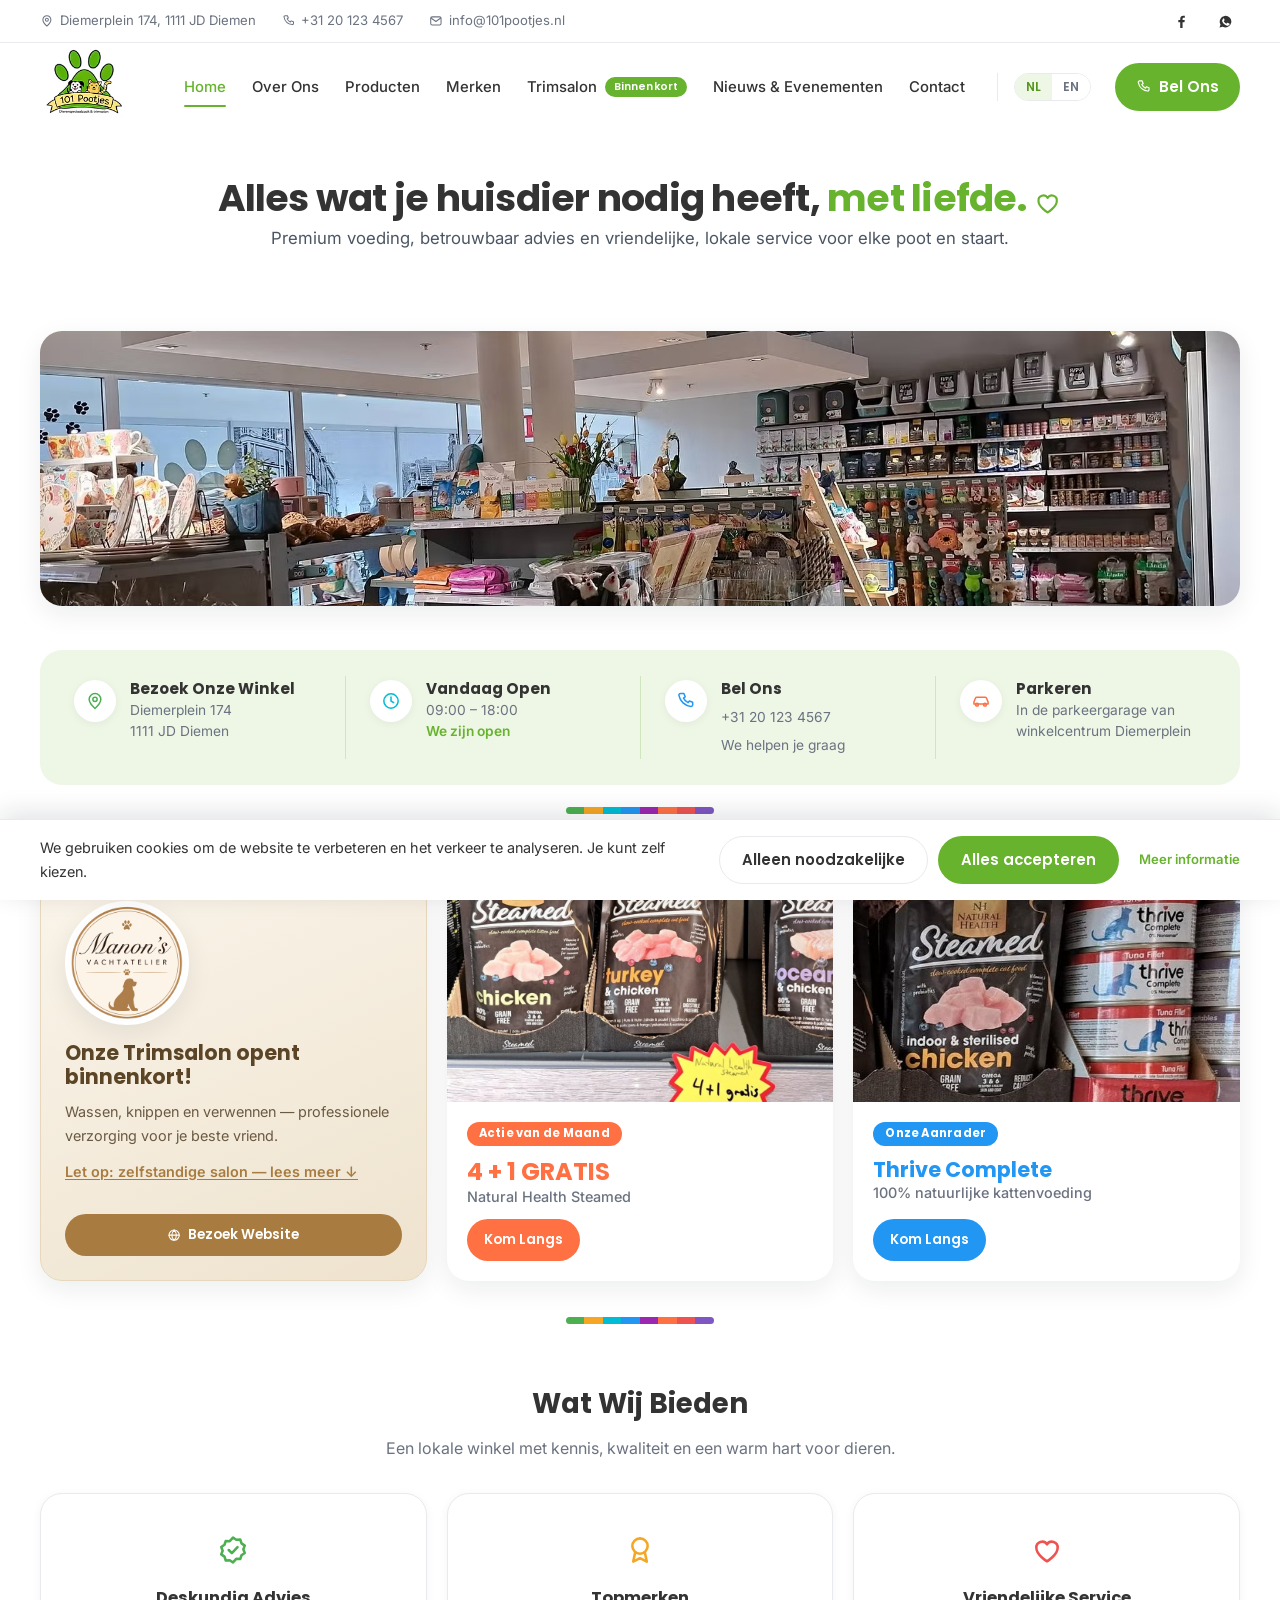
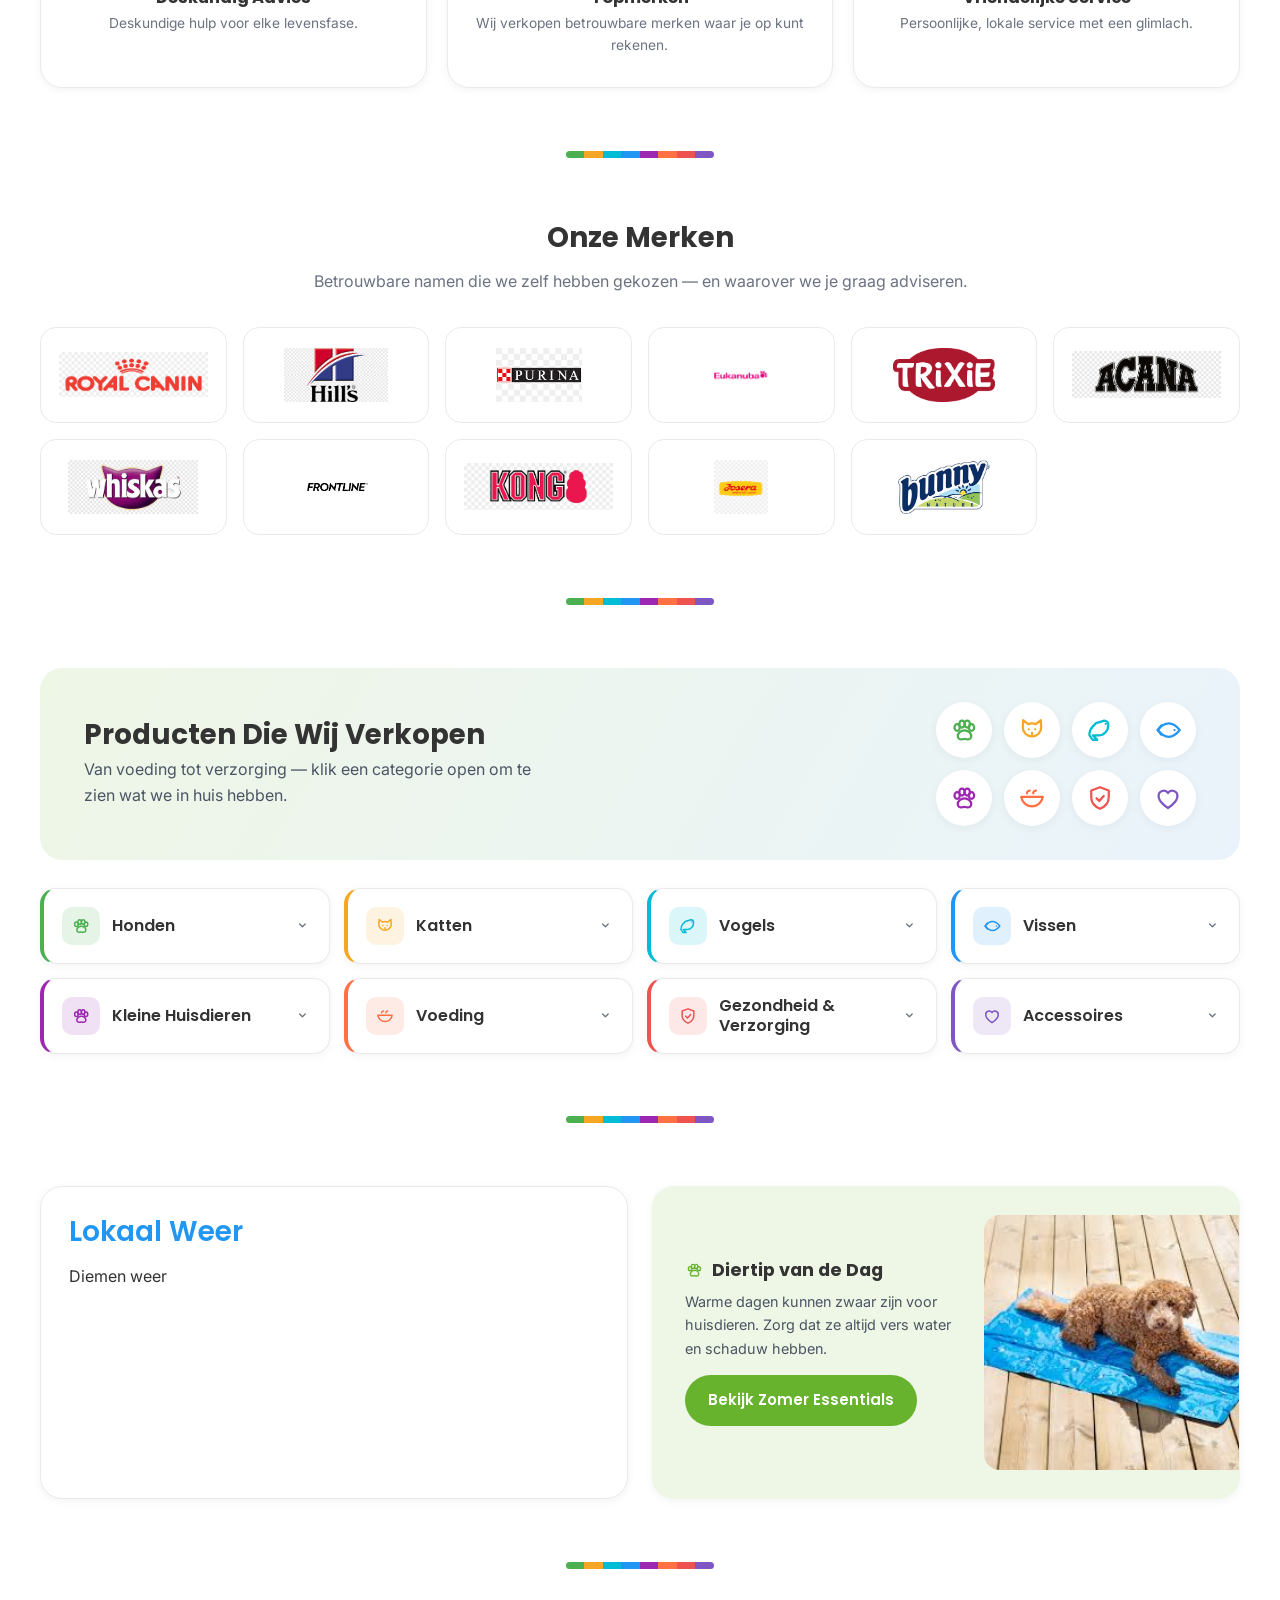
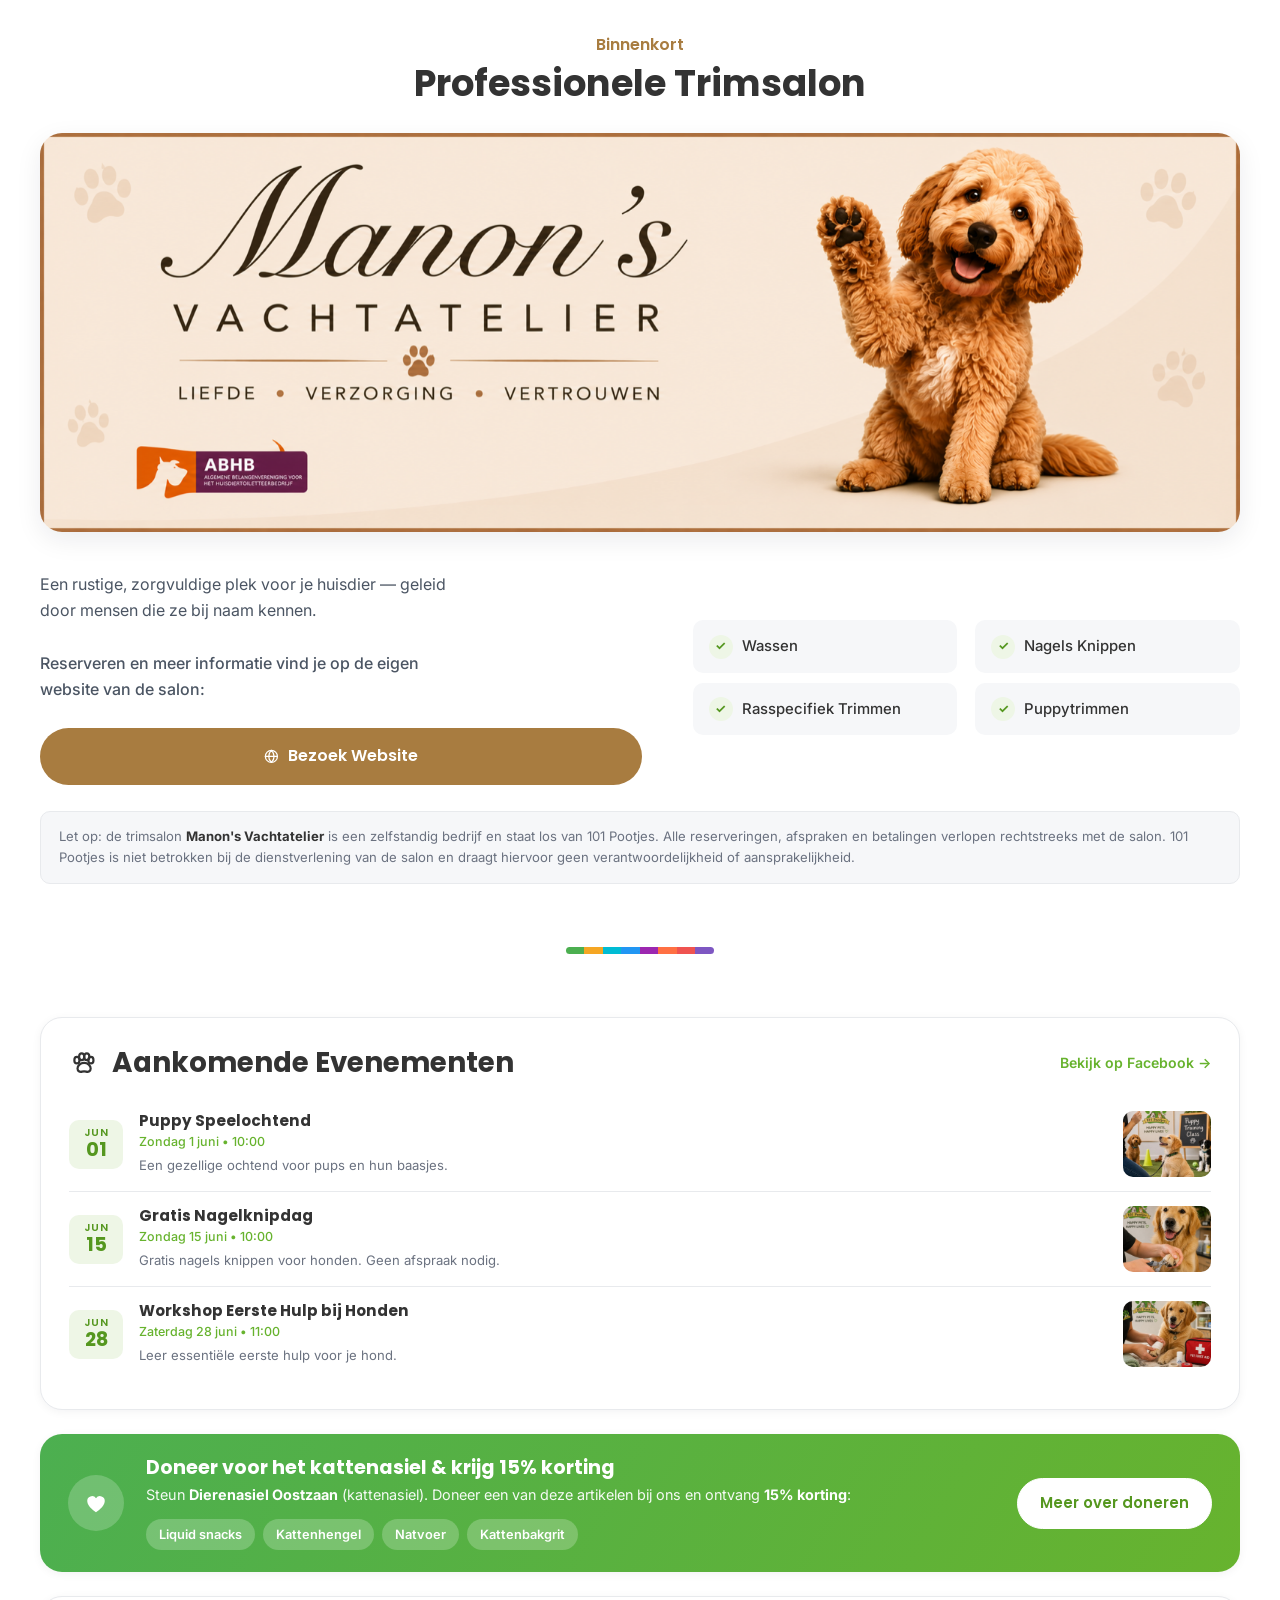
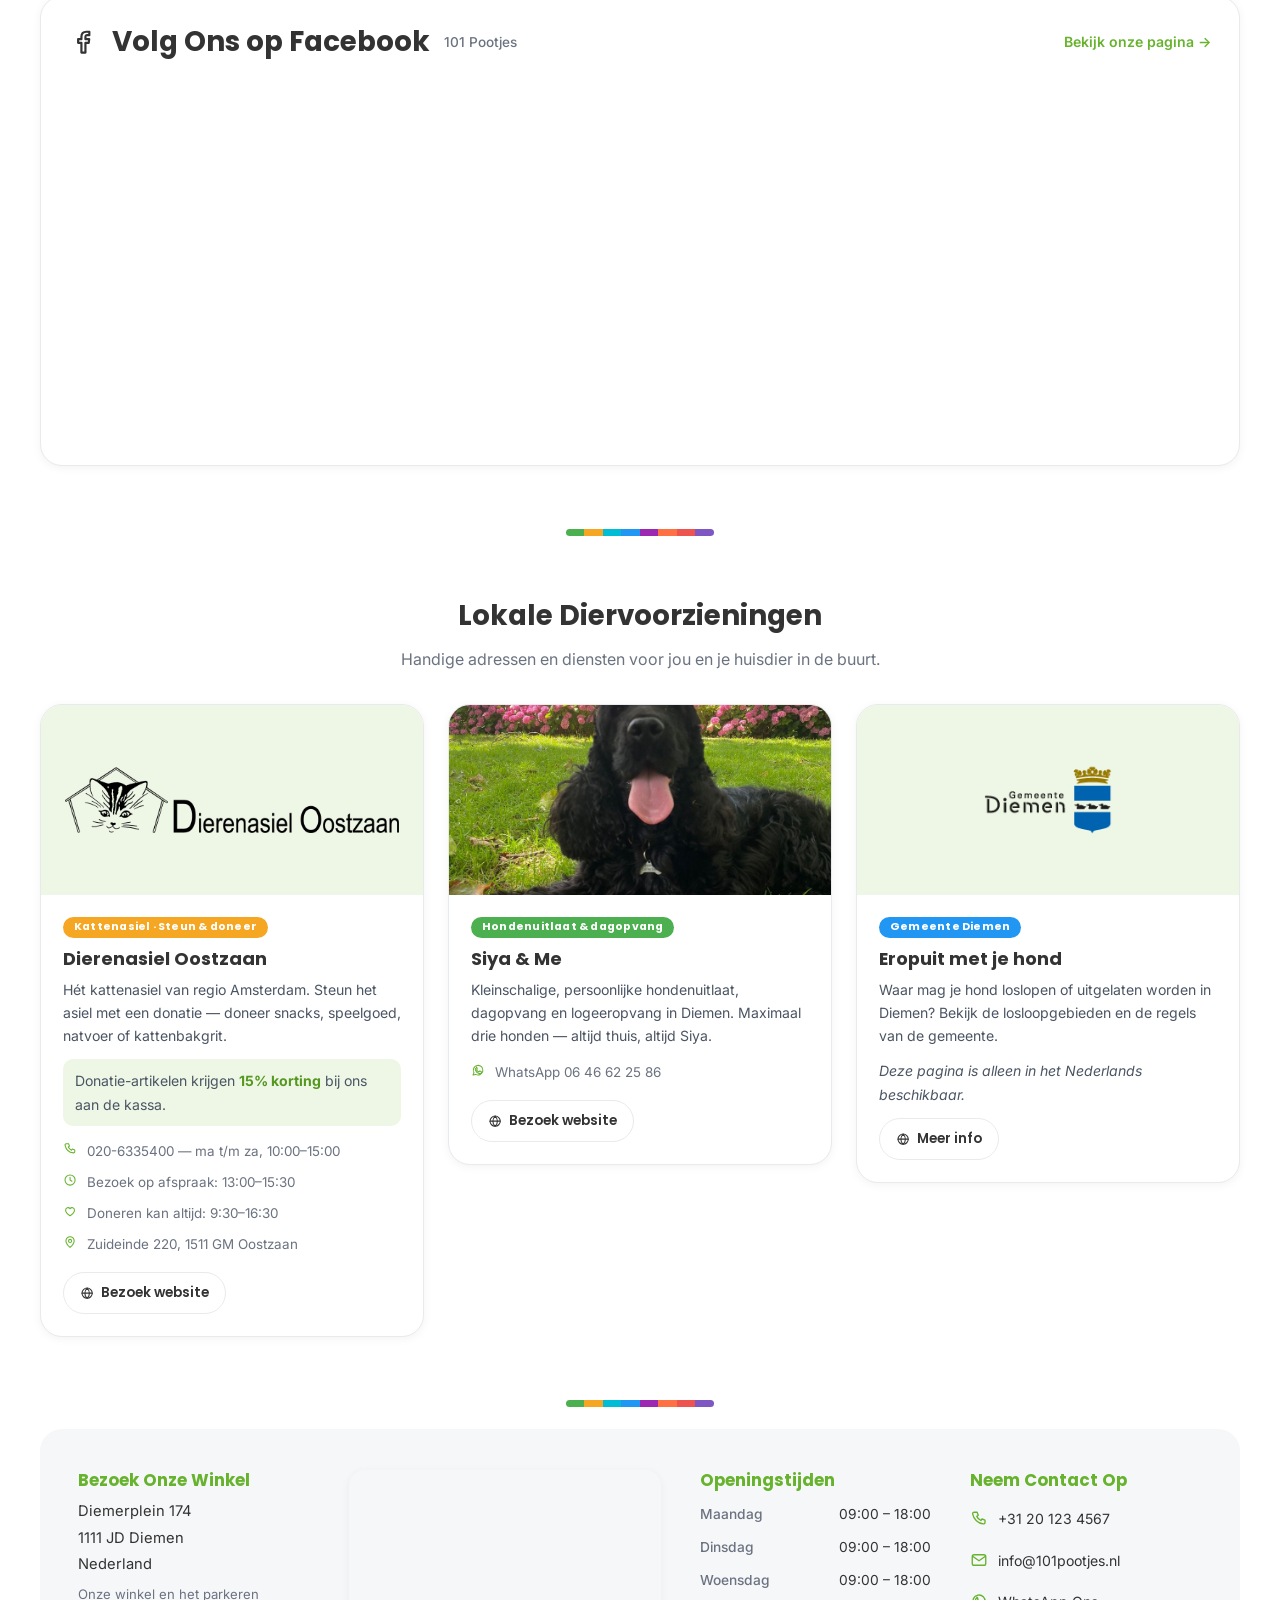
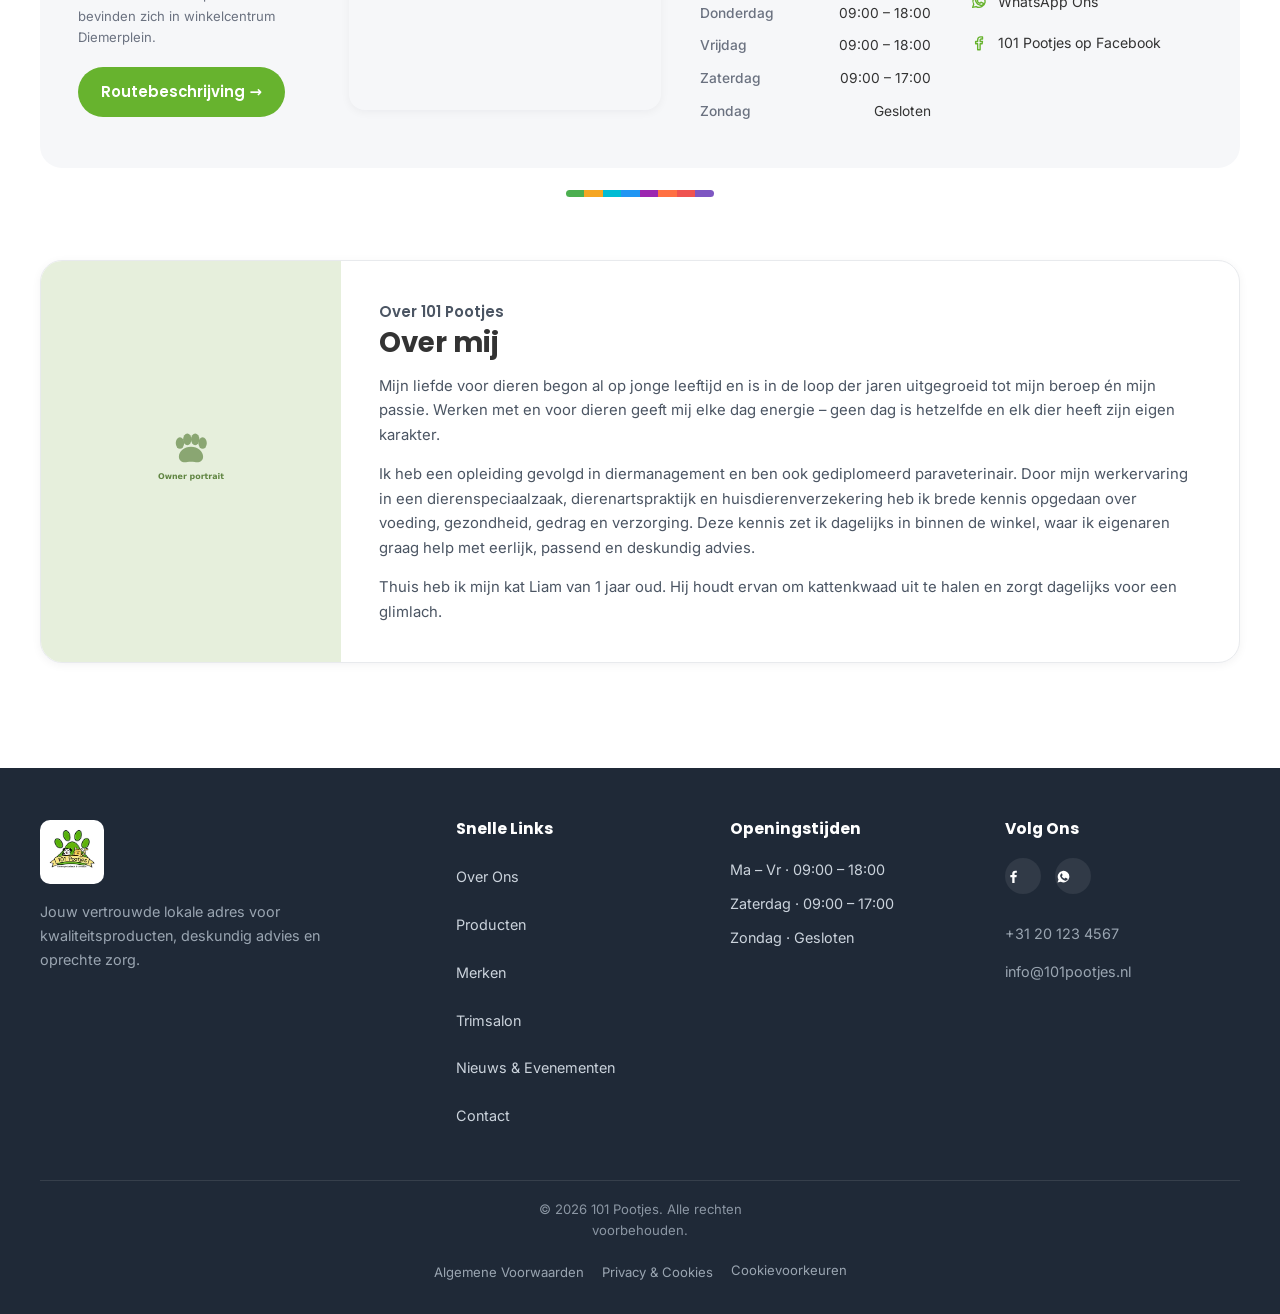
<file: index.html>
<!DOCTYPE html>
<html lang="nl">
<head>
<meta charset="utf-8">
<meta name="viewport" content="width=device-width, initial-scale=1">
<title>101 Pootjes — Dierenspeciaalzaak in Diemen | Voeding, Advies &amp; Trimsalon</title>
<meta name="description" content="101 Pootjes is een onafhankelijke dierenspeciaalzaak in winkelcentrum Diemerplein, Diemen. Premium voeding, betrouwbaar advies en vriendelijke service.">

<!-- Social media card (Open Graph / Twitter) — store front + logo -->
<meta property="og:type" content="website">
<meta property="og:site_name" content="101 Pootjes">
<meta property="og:locale" content="nl_NL">
<meta property="og:title" content="101 Pootjes — Dierenspeciaalzaak in Diemen">
<meta property="og:description" content="Premium voeding, betrouwbaar advies en vriendelijke service in winkelcentrum Diemerplein, Diemen — met binnenkort een professionele trimsalon.">
<meta property="og:url" content="https://101.ukuva.com/">
<meta property="og:image" content="https://101.ukuva.com/assets/img/og-card.jpg">
<meta property="og:image:secure_url" content="https://101.ukuva.com/assets/img/og-card.jpg">
<meta property="og:image:type" content="image/jpeg">
<meta property="og:image:width" content="1200">
<meta property="og:image:height" content="630">
<meta property="og:image:alt" content="De winkel van 101 Pootjes met logo">
<meta name="twitter:card" content="summary_large_image">
<meta name="twitter:title" content="101 Pootjes — Dierenspeciaalzaak in Diemen">
<meta name="twitter:description" content="Premium voeding, betrouwbaar advies en vriendelijke service in Diemen.">
<meta name="twitter:image" content="https://101.ukuva.com/assets/img/og-card.jpg">

<link rel="icon" href="assets/img/logo.png">
<link rel="preconnect" href="https://fonts.googleapis.com">
<link rel="preconnect" href="https://fonts.gstatic.com" crossorigin>
<link href="https://fonts.googleapis.com/css2?family=Poppins:wght@600;700&family=Inter:wght@400;500;600&display=swap" rel="stylesheet">
<link rel="stylesheet" href="styles.css">
<script type="application/ld+json">
{
  "@context": "https://schema.org",
  "@type": "PetStore",
  "name": "101 Pootjes",
  "description": "Onafhankelijke dierenspeciaalzaak in winkelcentrum Diemerplein, Diemen, met premium voeding, accessoires en deskundig advies.",
  "image": "https://101pootjes.nl/assets/img/logo.png",
  "telephone": "+31201234567",
  "email": "info@101pootjes.nl",
  "url": "https://101pootjes.nl",
  "sameAs": ["https://www.facebook.com/profile.php?id=61587038973940"],
  "address": {
    "@type": "PostalAddress",
    "streetAddress": "Diemerplein 174",
    "postalCode": "1111 JD",
    "addressLocality": "Diemen",
    "addressCountry": "NL"
  },
  "geo": { "@type": "GeoCoordinates", "latitude": 52.3396, "longitude": 4.9636 },
  "openingHoursSpecification": [
    { "@type": "OpeningHoursSpecification", "dayOfWeek": ["Monday","Tuesday","Wednesday","Thursday","Friday"], "opens": "09:00", "closes": "18:00" },
    { "@type": "OpeningHoursSpecification", "dayOfWeek": "Saturday", "opens": "09:00", "closes": "17:00" }
  ],
  "priceRange": "€€"
}
</script>

<!-- ═══ Google Analytics + Consent Mode v2 ═══════════════════════════
     Replace G-XXXXXXXXXX (BOTH places below) with your GA4 Measurement ID.
     Analytics stays OFF until the visitor clicks "Alles accepteren". -->
<script>
  window.dataLayer = window.dataLayer || [];
  function gtag(){ dataLayer.push(arguments); }
  gtag('js', new Date());
  gtag('consent', 'default', {
    ad_storage: 'denied', ad_user_data: 'denied', ad_personalization: 'denied',
    analytics_storage: 'denied', wait_for_update: 500
  });
  try {
    if (localStorage.getItem('pootjes-consent') === 'all') {
      gtag('consent', 'update', {
        ad_storage: 'granted', ad_user_data: 'granted',
        ad_personalization: 'granted', analytics_storage: 'granted'
      });
    }
  } catch (e) {}
  gtag('config', 'G-XXXXXXXXXX');
</script>
<script async src="https://www.googletagmanager.com/gtag/js?id=G-XXXXXXXXXX"></script>
</head>
<body>

<svg class="spritesheet" xmlns="http://www.w3.org/2000/svg" aria-hidden="true" focusable="false">
<defs>
<symbol id="i-pin" viewBox="0 0 24 24"><path d="M12 21s7-6.2 7-11a7 7 0 1 0-14 0c0 4.8 7 11 7 11z"/><circle cx="12" cy="10" r="2.6"/></symbol>
<symbol id="i-phone" viewBox="0 0 24 24"><path d="M6.5 3h3l1.5 4-2 1.5a12 12 0 0 0 5.5 5.5L16 12l4 1.5v3a2 2 0 0 1-2.2 2A16.5 16.5 0 0 1 3.5 5.2 2 2 0 0 1 5.5 3z"/></symbol>
<symbol id="i-mail" viewBox="0 0 24 24"><rect x="3" y="5" width="18" height="14" rx="2.5"/><path d="m3.5 7 8.5 6 8.5-6"/></symbol>
<symbol id="i-fb" viewBox="0 0 24 24"><path d="M13.5 21v-8h2.7l.4-3h-3.1V8.2c0-.9.3-1.5 1.5-1.5H16.7V4a20 20 0 0 0-2.4-.1c-2.5 0-4.1 1.5-4.1 4.2V10H7.5v3h2.7v8z"/></symbol>
<symbol id="i-wa" viewBox="0 0 24 24"><path d="M3.5 20.5 5 16.4A8.2 8.2 0 1 1 8.1 19.4zM9 8.4c-.3 0-.6.1-.8.4-.3.3-.9.9-.9 2.1s.9 2.4 1 2.6c.1.2 1.7 2.8 4.3 3.8 2.1.8 2.6.7 3 .6.6-.1 1.7-.7 2-1.4.2-.7.2-1.2.2-1.4-.1-.1-.3-.2-.6-.4l-2-1c-.3-.1-.5-.1-.7.1l-.8 1c-.2.2-.4.3-.7.1a6.7 6.7 0 0 1-3.3-2.9c-.2-.3 0-.5.1-.7l.5-.6c.2-.2.2-.4.3-.6s0-.4 0-.6l-.8-2c-.2-.5-.4-.5-.6-.5z"/></symbol>
<symbol id="i-heart" viewBox="0 0 24 24"><path d="M12 20s-7.5-4.6-7.5-9.4A4.1 4.1 0 0 1 12 8a4.1 4.1 0 0 1 7.5 2.6C19.5 15.4 12 20 12 20z"/></symbol>
<symbol id="i-paw" viewBox="0 0 24 24"><ellipse cx="6.5" cy="10" rx="2.1" ry="2.7"/><ellipse cx="10.4" cy="7.2" rx="2.1" ry="2.8"/><ellipse cx="14.6" cy="7.2" rx="2.1" ry="2.8"/><ellipse cx="18" cy="10" rx="2.1" ry="2.7"/><path d="M12.4 12.2c3 0 5.4 2.3 5.4 4.7 0 2-1.7 3-3.7 2.5a6.7 6.7 0 0 0-3.4 0c-2 .5-3.7-.5-3.7-2.5 0-2.4 2.4-4.7 5.4-4.7z"/></symbol>
<symbol id="i-scissors" viewBox="0 0 24 24"><circle cx="6.5" cy="18" r="2.6"/><circle cx="17.5" cy="18" r="2.6"/><path d="M8.3 16.1 18 4M15.7 16.1 6 4"/></symbol>
<symbol id="i-clock" viewBox="0 0 24 24"><circle cx="12" cy="12" r="8.6"/><path d="M12 7.2V12l3.2 2"/></symbol>
<symbol id="i-car" viewBox="0 0 24 24"><path d="M3.5 15.5v-2.2l1.8-4.6A2 2 0 0 1 7.2 7.5h9.6a2 2 0 0 1 1.9 1.2l1.8 4.6v2.2z"/><circle cx="7.2" cy="16.4" r="1.7"/><circle cx="16.8" cy="16.4" r="1.7"/></symbol>
<symbol id="i-badge" viewBox="0 0 24 24"><path d="m12 3.2 2.3 1.6 2.8-.2.9 2.7 2.3 1.6-1 2.6 1 2.6-2.3 1.6-.9 2.7-2.8-.2L12 20.8l-2.3-1.6-2.8.2-.9-2.7-2.3-1.6 1-2.6-1-2.6 2.3-1.6.9-2.7 2.8.2z"/><path d="m9 12 2.2 2.2L15.2 10"/></symbol>
<symbol id="i-award" viewBox="0 0 24 24"><circle cx="12" cy="9.2" r="5.4"/><path d="m8.6 13.6-1.4 6.6 4.8-2.4 4.8 2.4-1.4-6.6"/></symbol>
<symbol id="i-cat" viewBox="0 0 24 24"><path d="m4.6 9.8.3-5.6 4 3.1a8.6 8.6 0 0 1 6.2 0l4-3.1.3 5.6a7.4 7.4 0 0 1-14.8 0z"/><path d="M9.4 11.4h.01M14.6 11.4h.01M12 14.2v1.4"/></symbol>
<symbol id="i-bird" viewBox="0 0 24 24"><path d="M15.5 4.5a3.2 3.2 0 0 1 3.2 3.2c0 4.8-3.4 8.6-7.7 8.6H6.4l3.4 3.6H6.2L3.6 16.3a8.5 8.5 0 0 1 2.2-6.6l3-3.2z"/><path d="M16.6 7.1h.01"/></symbol>
<symbol id="i-fish" viewBox="0 0 24 24"><path d="M3.6 12c3-3.6 6-5.4 9-5.4s6 1.8 8.8 5.4c-2.8 3.6-5.8 5.4-8.8 5.4s-6-1.8-9-5.4z"/><path d="M17.2 12h.01"/><path d="M6.6 8.4 4 12l2.6 3.6"/></symbol>
<symbol id="i-bowl" viewBox="0 0 24 24"><path d="M3.4 11h17.2a8.6 8.6 0 0 1-8.6 7.6A8.6 8.6 0 0 1 3.4 11z"/><path d="M8 8.2c0-1.4 1-2.2 2.2-2.2M13 8.2c0-1.4 1-2.2 2.2-2.2"/></symbol>
<symbol id="i-shield" viewBox="0 0 24 24"><path d="M12 3.4 19 6v5.4c0 4.2-2.9 7.5-7 9.2-4.1-1.7-7-5-7-9.2V6z"/><path d="M9.2 12.2 11.4 14.4l3.6-4"/></symbol>
<symbol id="i-sun" viewBox="0 0 24 24"><circle cx="12" cy="12" r="4.2"/><path d="M12 3v2.2M12 18.8V21M3 12h2.2M18.8 12H21M5.6 5.6l1.6 1.6M16.8 16.8l1.6 1.6M18.4 5.6l-1.6 1.6M7.2 16.8l-1.6 1.6"/></symbol>
<symbol id="i-cloud" viewBox="0 0 24 24"><path d="M7 18.5a4 4 0 0 1-.3-8 5.6 5.6 0 0 1 10.7 1.3 3.4 3.4 0 0 1-.7 6.7z"/></symbol>
<symbol id="i-suncloud" viewBox="0 0 24 24"><circle cx="8" cy="8" r="3"/><path d="M8 2.4v1.6M2.4 8H4M4.2 4.2l1.1 1.1M11.8 4.2l-1.1 1.1"/><path d="M10 19.6a3.6 3.6 0 0 1-.3-7.2 5 5 0 0 1 9.6 1.2 3 3 0 0 1-.6 6z"/></symbol>
<symbol id="i-chev" viewBox="0 0 24 24"><path d="m8 10 4 4 4-4"/></symbol>
<symbol id="i-globe" viewBox="0 0 24 24"><circle cx="12" cy="12" r="8.6"/><path d="M3.4 12h17.2M12 3.4c2.4 2.3 3.8 5.4 3.8 8.6s-1.4 6.3-3.8 8.6c-2.4-2.3-3.8-5.4-3.8-8.6s1.4-6.3 3.8-8.6z"/></symbol>
</defs>
</svg>

<a class="skip-link" href="#main" data-t="skip">Ga naar inhoud</a>

<!-- ═══ SECTION 1 · Header ═══════════════════════════════════════════ -->
<div class="topbar">
  <div class="wrap topbar__inner">
    <ul class="topbar__facts">
      <li><svg class="ico" aria-hidden="true"><use href="#i-pin"/></svg> Diemerplein 174, 1111 JD Diemen</li>
      <li><a href="tel:+31201234567"><svg class="ico" aria-hidden="true"><use href="#i-phone"/></svg> +31 20 123 4567</a></li>
      <li><a href="mailto:info@101pootjes.nl"><svg class="ico" aria-hidden="true"><use href="#i-mail"/></svg> info@101pootjes.nl</a></li>
    </ul>
    <ul class="socials">
      <li><a href="https://www.facebook.com/profile.php?id=61587038973940" target="_blank" rel="noopener" aria-label="Facebook"><svg class="ico" aria-hidden="true"><use href="#i-fb"/></svg></a></li>
      <li><a href="https://wa.me/31201234567" target="_blank" rel="noopener" aria-label="WhatsApp"><svg class="ico" aria-hidden="true"><use href="#i-wa"/></svg></a></li>
    </ul>
  </div>
</div>

<header class="header" id="header">
  <div class="wrap header__inner">
    <a class="logo" href="#"><img src="assets/img/logo.png" alt="101 Pootjes — dierenspeciaalzaak &amp; trimsalon" width="149" height="149"></a>

    <nav class="nav" id="nav" aria-label="Hoofdmenu">
      <ul>
        <li><a href="#" class="is-current" aria-current="page" data-t="nav.home">Home</a></li>
        <li><a href="#about" data-t="nav.about">Over Ons</a></li>
        <li><a href="#products" data-t="nav.products">Producten</a></li>
        <li><a href="#brands" data-t="nav.brands">Merken</a></li>
        <li><a href="#salon"><span data-t="nav.salon">Trimsalon</span> <span class="pill" data-t="pill.soon">Binnenkort</span></a></li>
        <li><a href="#events" data-t="nav.events">Nieuws &amp; Evenementen</a></li>
        <li><a href="#contact" data-t="nav.contact">Contact</a></li>
        <li class="nav__lang">
          <div class="langswitch" aria-label="Taal / Language">
            <button type="button" data-lang="nl" class="is-active">NL</button><button type="button" data-lang="en">EN</button>
          </div>
        </li>
      </ul>
    </nav>

    <a class="btn btn--primary header__cta" href="tel:+31201234567"><svg class="ico" aria-hidden="true"><use href="#i-phone"/></svg> <span data-t="nav.call">Bel Ons</span></a>

    <button class="burger" id="burger" aria-label="Menu" aria-expanded="false" aria-controls="nav">
      <span></span><span></span><span></span>
    </button>
  </div>
</header>

<main id="main">

<!-- ═══ SECTION 2 · Hero (main heading) ══════════════════════════════ -->
<section class="hero">
  <div class="wrap">
    <div class="hero__head">
      <h1 data-t="hero.h1">Alles wat je huisdier nodig heeft, <em>met liefde.</em> <svg class="ico" aria-hidden="true"><use href="#i-heart"/></svg></h1>
      <p data-t="hero.sub">Premium voeding, betrouwbaar advies en vriendelijke, lokale service voor elke poot en staart.</p>
    </div>
  </div>
</section>

<!-- ═══ SECTION 2b · Store photo band ════════════════════════════════ -->
<section class="wrap storeband">
  <img src="assets/img/store.jpg" alt="Binnenkijken in de winkel van 101 Pootjes in winkelcentrum Diemerplein" width="1920" height="440" loading="lazy">
</section>

<!-- ═══ SECTION 2c · Store detail (quick info bar) ═══════════════════ -->
<section class="wrap" aria-label="Winkelinformatie">
  <ul class="quickbar">
    <li><span class="qi qi--dog"><svg class="ico" aria-hidden="true"><use href="#i-pin"/></svg></span><div><h3 data-t="qb.store.title">Bezoek Onze Winkel</h3><p>Diemerplein 174<br>1111 JD Diemen</p></div></li>
    <li><span class="qi qi--bird"><svg class="ico" aria-hidden="true"><use href="#i-clock"/></svg></span><div><h3 data-t="qb.open.title">Vandaag Open</h3><p>09:00 – 18:00<br><b class="open" data-t="qb.open.status">We zijn open</b></p></div></li>
    <li><span class="qi qi--fish"><svg class="ico" aria-hidden="true"><use href="#i-phone"/></svg></span><div><h3 data-t="qb.call.title">Bel Ons</h3><p><a href="tel:+31201234567">+31 20 123 4567</a><br><span data-t="qb.call.text">We helpen je graag</span></p></div></li>
    <li><span class="qi qi--food"><svg class="ico" aria-hidden="true"><use href="#i-car"/></svg></span><div><h3 data-t="qb.park.title">Parkeren</h3><p data-t="qb.park.text">In de parkeergarage van<br>winkelcentrum Diemerplein</p></div></li>
  </ul>
</section>

<div class="coldiv" aria-hidden="true"><span class="colourbar"></span></div>

<!-- ═══ SECTION 2d · Announcement + two promotions (three cards) ═════ -->
<section class="wrap herocards">
  <div class="hero__cards">
    <!-- ▸ Reusable announcement slot — replace content for future announcements -->
    <aside class="announce announce--salon">
      <span class="announce__tag" data-t="salonbadge.tag">✨ Binnenkort</span>
      <img class="announce__logo" src="assets/img/manon-logo.png" alt="Manon's Vachtatelier" width="124" height="124" loading="lazy">
      <h2 data-t="salonbadge.title">Onze Trimsalon opent binnenkort!</h2>
      <p data-t="salonbadge.text">Wassen, knippen en verwennen — professionele verzorging voor je beste vriend.</p>
      <p class="announce__disclaimer"><a href="#salon-disclaimer" data-t="salonbadge.disclaimer">Let op: zelfstandige salon — lees meer ↓</a></p>
      <div class="announce__contact">
        <a class="btn btn--salon btn--sm" href="https://manon.ukuva.com" target="_blank" rel="noopener"><svg class="ico" aria-hidden="true"><use href="#i-globe"/></svg> <span data-t="contact.website">Bezoek Website</span></a>
      </div>
    </aside>

    <!-- ▸ Promotion of the month -->
    <aside class="announce announce--promo">
      <img class="announce__img" src="assets/img/promo.jpg" alt="Natural Health Steamed kattenvoeding" width="1000" height="708" loading="lazy">
      <div class="announce__promo-body">
        <span class="announce__tag announce__tag--food" data-t="promo.eyebrow">Actie van de Maand</span>
        <p class="announce__deal" data-t="promo.deal">4 + 1 GRATIS</p>
        <h3 data-t="promo.h3">Natural Health Steamed</h3>
        <a class="btn btn--food btn--sm" href="#contact" data-t="promo.cta">Kom Langs</a>
      </div>
    </aside>

    <!-- ▸ Staff recommendation / second promotion slot -->
    <aside class="announce announce--promo">
      <img class="announce__img" src="assets/img/promo2.jpg" alt="Thrive Complete kattenvoeding" width="594" height="507" loading="lazy">
      <div class="announce__promo-body">
        <span class="announce__tag announce__tag--fish" data-t="promo2.eyebrow">Onze Aanrader</span>
        <p class="announce__deal announce__deal--fish" data-t="promo2.h3">Thrive Complete</p>
        <h3 data-t="promo2.text">100% natuurlijke kattenvoeding</h3>
        <a class="btn btn--fish btn--sm" href="#contact" data-t="promo2.cta">Kom Langs</a>
      </div>
    </aside>
  </div>
</section>

<div class="coldiv" aria-hidden="true"><span class="colourbar"></span></div>

<!-- ═══ SECTION 4 · What we offer ════════════════════════════════════ -->
<section class="wrap section offer">
  <header class="sechead">
    <h2 data-t="offer.h2">Wat Wij Bieden</h2>
    <p data-t="offer.sub">Een lokale winkel met kennis, kwaliteit en een warm hart voor dieren.</p>
  </header>
  <ul class="features">
    <li class="feature feature--dog"><span class="fi"><svg class="ico" aria-hidden="true"><use href="#i-badge"/></svg></span><h3 data-t="offer.advice.h3">Deskundig Advies</h3><p data-t="offer.advice.p">Deskundige hulp voor elke levensfase.</p></li>
    <li class="feature feature--cat"><span class="fi"><svg class="ico" aria-hidden="true"><use href="#i-award"/></svg></span><h3 data-t="offer.brands.h3">Topmerken</h3><p data-t="offer.brands.p">Wij verkopen betrouwbare merken waar je op kunt rekenen.</p></li>
    <li class="feature feature--health"><span class="fi"><svg class="ico" aria-hidden="true"><use href="#i-heart"/></svg></span><h3 data-t="offer.service.h3">Vriendelijke Service</h3><p data-t="offer.service.p">Persoonlijke, lokale service met een glimlach.</p></li>
  </ul>
</section>

<div class="coldiv" aria-hidden="true"><span class="colourbar"></span></div>

<!-- ═══ SECTION 5 · Brands ═══════════════════════════════════════════ -->
<section class="section" id="brands">
  <div class="wrap">
    <header class="sechead">
      <h2 data-t="brands.h2">Onze Merken</h2>
      <p data-t="brands.sub">Betrouwbare namen die we zelf hebben gekozen — en waarover we je graag adviseren.</p>
    </header>
    <ul class="brands">
      <li><img src="assets/img/brands/royal-canin.png" alt="Royal Canin" loading="lazy"></li>
      <li><img src="assets/img/brands/hills.png" alt="Hill's" loading="lazy"></li>
      <li><img src="assets/img/brands/purina.png" alt="Purina" loading="lazy"></li>
      <li><img src="assets/img/brands/eukanuba.png" alt="Eukanuba" loading="lazy"></li>
      <li><img src="assets/img/brands/trixie.png" alt="Trixie" loading="lazy"></li>
      <li><img src="assets/img/brands/acana.png" alt="Acana" loading="lazy"></li>
      <li><img src="assets/img/brands/whiskas.jpeg" alt="Whiskas" loading="lazy"></li>
      <li><img src="assets/img/brands/frontline.png" alt="Frontline" loading="lazy"></li>
      <li><img src="assets/img/brands/kong.png" alt="Kong" loading="lazy"></li>
      <li><img src="assets/img/brands/josera.png" alt="Josera" loading="lazy"></li>
      <li><img src="assets/img/brands/bunny-nature.jpeg" alt="Bunny Nature" loading="lazy"></li>
    </ul>
  </div>
</section>

<div class="coldiv" aria-hidden="true"><span class="colourbar"></span></div>

<!-- ═══ SECTION 6 · Products we stock (category dropdowns) ═══════════ -->
<section class="section" id="products">
  <div class="wrap">
    <div class="prodbanner">
      <div class="prodbanner__text">
        <h2 data-t="cat.title">Producten Die Wij Verkopen</h2>
        <p data-t="cat.sub">Van voeding tot verzorging — klik een categorie open om te zien wat we in huis hebben.</p>
      </div>
      <div class="prodbanner__pets" aria-hidden="true">
        <span style="--accent:var(--c-dog)"><svg class="ico"><use href="#i-paw"/></svg></span>
        <span style="--accent:var(--c-cat)"><svg class="ico"><use href="#i-cat"/></svg></span>
        <span style="--accent:var(--c-bird)"><svg class="ico"><use href="#i-bird"/></svg></span>
        <span style="--accent:var(--c-fish)"><svg class="ico"><use href="#i-fish"/></svg></span>
        <span style="--accent:var(--c-small)"><svg class="ico"><use href="#i-paw"/></svg></span>
        <span style="--accent:var(--c-food)"><svg class="ico"><use href="#i-bowl"/></svg></span>
        <span style="--accent:var(--c-health)"><svg class="ico"><use href="#i-shield"/></svg></span>
        <span style="--accent:var(--c-acc)"><svg class="ico"><use href="#i-heart"/></svg></span>
      </div>
    </div>
    <ul class="prodcats">
      <li class="prodcat" style="--accent:var(--c-dog)"><details>
        <summary><span class="prodcat__ic"><svg class="ico" aria-hidden="true"><use href="#i-paw"/></svg></span><span class="prodcat__name" data-t="cat.dogs.l">Honden</span><svg class="ico prodcat__chev" aria-hidden="true"><use href="#i-chev"/></svg></summary>
        <ul class="prodcat__list" data-t="prod.dogs"><li>Droogvoer</li><li>Natvoer</li><li>Snacks &amp; beloningen</li><li>Speelgoed</li><li>Manden &amp; kussens</li><li>Halsbanden &amp; lijnen</li></ul>
      </details></li>
      <li class="prodcat" style="--accent:var(--c-cat)"><details>
        <summary><span class="prodcat__ic"><svg class="ico" aria-hidden="true"><use href="#i-cat"/></svg></span><span class="prodcat__name" data-t="cat.cats.l">Katten</span><svg class="ico prodcat__chev" aria-hidden="true"><use href="#i-chev"/></svg></summary>
        <ul class="prodcat__list" data-t="prod.cats"><li>Droogvoer</li><li>Natvoer</li><li>Snacks</li><li>Kattenbakvulling</li><li>Krabpalen</li><li>Speelgoed</li></ul>
      </details></li>
      <li class="prodcat" style="--accent:var(--c-bird)"><details>
        <summary><span class="prodcat__ic"><svg class="ico" aria-hidden="true"><use href="#i-bird"/></svg></span><span class="prodcat__name" data-t="cat.birds.l">Vogels</span><svg class="ico prodcat__chev" aria-hidden="true"><use href="#i-chev"/></svg></summary>
        <ul class="prodcat__list" data-t="prod.birds"><li>Zaadmengelingen</li><li>Snacks</li><li>Kooien</li><li>Zitstokken</li><li>Speelgoed</li></ul>
      </details></li>
      <li class="prodcat" style="--accent:var(--c-fish)"><details>
        <summary><span class="prodcat__ic"><svg class="ico" aria-hidden="true"><use href="#i-fish"/></svg></span><span class="prodcat__name" data-t="cat.fish.l">Vissen</span><svg class="ico prodcat__chev" aria-hidden="true"><use href="#i-chev"/></svg></summary>
        <ul class="prodcat__list" data-t="prod.fish"><li>Visvoer</li><li>Aquaria</li><li>Filters &amp; pompen</li><li>Planten &amp; decoratie</li><li>Waterverzorging</li></ul>
      </details></li>
      <li class="prodcat" style="--accent:var(--c-small)"><details>
        <summary><span class="prodcat__ic"><svg class="ico" aria-hidden="true"><use href="#i-paw"/></svg></span><span class="prodcat__name" data-t="cat.small.l">Kleine Huisdieren</span><svg class="ico prodcat__chev" aria-hidden="true"><use href="#i-chev"/></svg></summary>
        <ul class="prodcat__list" data-t="prod.small"><li>Voeding &amp; hooi</li><li>Bodembedekking</li><li>Kooien &amp; hokken</li><li>Snacks</li><li>Speelgoed</li></ul>
      </details></li>
      <li class="prodcat" style="--accent:var(--c-food)"><details>
        <summary><span class="prodcat__ic"><svg class="ico" aria-hidden="true"><use href="#i-bowl"/></svg></span><span class="prodcat__name" data-t="cat.food.l">Voeding</span><svg class="ico prodcat__chev" aria-hidden="true"><use href="#i-chev"/></svg></summary>
        <ul class="prodcat__list" data-t="prod.food"><li>Droogvoer</li><li>Natvoer</li><li>Rauwvoer (BARF)</li><li>Dieet- &amp; zorgvoeding</li><li>Snacks</li></ul>
      </details></li>
      <li class="prodcat" style="--accent:var(--c-health)"><details>
        <summary><span class="prodcat__ic"><svg class="ico" aria-hidden="true"><use href="#i-shield"/></svg></span><span class="prodcat__name" data-t="cat.health.l">Gezondheid &amp; Verzorging</span><svg class="ico prodcat__chev" aria-hidden="true"><use href="#i-chev"/></svg></summary>
        <ul class="prodcat__list" data-t="prod.health"><li>Vlooien &amp; teken</li><li>Ontworming</li><li>Vachtverzorging</li><li>Shampoo</li><li>Supplementen</li></ul>
      </details></li>
      <li class="prodcat" style="--accent:var(--c-acc)"><details>
        <summary><span class="prodcat__ic"><svg class="ico" aria-hidden="true"><use href="#i-heart"/></svg></span><span class="prodcat__name" data-t="cat.acc.l">Accessoires</span><svg class="ico prodcat__chev" aria-hidden="true"><use href="#i-chev"/></svg></summary>
        <ul class="prodcat__list" data-t="prod.acc"><li>Halsbanden &amp; lijnen</li><li>Voer- &amp; drinkbakken</li><li>Manden &amp; kussens</li><li>Transportboxen</li><li>Naamplaatjes</li></ul>
      </details></li>
    </ul>
  </div>
</section>

<div class="coldiv" aria-hidden="true"><span class="colourbar"></span></div>

<!-- ═══ SECTION 7 · Local weather + pet tip (own row) ════════════════ -->
<section class="wrap section duo duo--eq" aria-label="Weer &amp; diertip">
  <article class="card weather">
    <h2 class="card__eyebrow card__eyebrow--fish" data-t="weather.h2">Lokaal Weer</h2>
    <!-- Live weather — weatherwidget.io, built by script.js so it follows the NL/EN toggle -->
    <div class="weather__widget" id="weather-widget"></div>
  </article>

  <article class="card tip">
    <div class="tip__body">
      <h2><svg class="ico" aria-hidden="true"><use href="#i-paw"/></svg> <span data-t="tip.h2">Diertip van de Dag</span></h2>
      <p data-t="tip.text">Warme dagen kunnen zwaar zijn voor huisdieren. Zorg dat ze altijd vers water en schaduw hebben.</p>
      <a class="btn btn--primary" href="#" data-t="tip.cta">Bekijk Zomer Essentials</a>
    </div>
    <img src="assets/img/cooling-mat.jpg" alt="Een hond ligt op een koelmat" width="225" height="225" loading="lazy">
  </article>
</section>

<div class="coldiv" aria-hidden="true"><span class="colourbar"></span></div>

<!-- ═══ SECTION 8 · Salon (Manon's Vachtatelier) ════════════════════ -->
<section class="section" id="salon">
  <div class="wrap salon">
    <header class="salon__head">
      <p class="eyebrow eyebrow--acc" data-t="salon.eyebrow">Binnenkort</p>
      <h2 data-t="salon.h2">Professionele Trimsalon</h2>
    </header>
    <div class="salon__banner">
      <img src="assets/img/salon-banner.png" alt="Manon's Vachtatelier — Liefde, Verzorging, Vertrouwen" width="1600" height="533" loading="lazy">
    </div>
    <div class="salon__body">
      <div class="salon__copy">
        <p data-t="salon.text">Een rustige, zorgvuldige plek voor je huisdier — geleid door mensen die ze bij naam kennen.</p>
        <p class="salon__contactlead" data-t="salon.contactlead">Reserveren en meer informatie vind je op de eigen website van de salon:</p>
        <div class="announce__contact">
          <a class="btn btn--salon btn--lg" href="https://manon.ukuva.com" target="_blank" rel="noopener"><svg class="ico" aria-hidden="true"><use href="#i-globe"/></svg> <span data-t="contact.website">Bezoek Website</span></a>
        </div>
      </div>
      <ul class="ticks salon__ticks">
        <li data-t="salon.t1">Wassen</li><li data-t="salon.t2">Nagels Knippen</li><li data-t="salon.t3">Rasspecifiek Trimmen</li><li data-t="salon.t4">Puppytrimmen</li>
      </ul>
    </div>
    <p class="salon__note" id="salon-disclaimer" data-t="salon.note">Let op: de trimsalon <b>Manon's Vachtatelier</b> is een zelfstandig bedrijf en staat los van 101 Pootjes. Alle reserveringen, afspraken en betalingen verlopen rechtstreeks met de salon. 101 Pootjes is niet betrokken bij de dienstverlening van de salon en draagt hiervoor geen verantwoordelijkheid of aansprakelijkheid.</p>
  </div>
</section>

<div class="coldiv" aria-hidden="true"><span class="colourbar"></span></div>

<!-- ═══ SECTION 9 · Events (calendar) + Facebook feed ══════════════ -->
<section class="wrap section events-sec" id="events">
  <article class="card">
    <header class="card__head">
      <h2><svg class="ico" aria-hidden="true"><use href="#i-paw"/></svg> <span data-t="events.h2">Aankomende Evenementen</span></h2>
      <a href="https://www.facebook.com/profile.php?id=61587038973940" target="_blank" rel="noopener" data-t="events.viewall">Bekijk op Facebook →</a>
    </header>
    <ul class="events">
      <li>
        <time datetime="2026-06-01"><span>JUN</span><b>01</b></time>
        <div><h3 data-t="ev1.title">Puppy Speelochtend</h3><p class="meta" data-t="ev1.time">Zondag 1 juni • 10:00</p><p data-t="ev1.text">Een gezellige ochtend voor pups en hun baasjes.</p></div>
        <img src="assets/img/event-1.jpg" alt="Puppytraining" width="200" height="200" loading="lazy">
      </li>
      <li>
        <time datetime="2026-06-15"><span>JUN</span><b>15</b></time>
        <div><h3 data-t="ev2.title">Gratis Nagelknipdag</h3><p class="meta" data-t="ev2.time">Zondag 15 juni • 10:00</p><p data-t="ev2.text">Gratis nagels knippen voor honden. Geen afspraak nodig.</p></div>
        <img src="assets/img/event-2.jpg" alt="Nagels knippen" width="200" height="200" loading="lazy">
      </li>
      <li>
        <time datetime="2026-06-28"><span>JUN</span><b>28</b></time>
        <div><h3 data-t="ev3.title">Workshop Eerste Hulp bij Honden</h3><p class="meta" data-t="ev3.time">Zaterdag 28 juni • 11:00</p><p data-t="ev3.text">Leer essentiële eerste hulp voor je hond.</p></div>
        <img src="assets/img/event-3.jpg" alt="Eerste hulp bij honden" width="200" height="200" loading="lazy">
      </li>
    </ul>
  </article>

  <!-- ▸ Permanent donation call-to-action -->
  <aside class="donatebanner">
    <span class="donatebanner__icon" aria-hidden="true"><svg class="ico" aria-hidden="true"><use href="#i-heart"/></svg></span>
    <div class="donatebanner__text">
      <h3 data-t="donateb.title">Doneer voor het kattenasiel &amp; krijg 15% korting</h3>
      <p data-t="donateb.text">Steun <b>Dierenasiel Oostzaan</b> (kattenasiel). Doneer een van deze artikelen bij ons en ontvang <b>15% korting</b>:</p>
      <ul class="donatebanner__items">
        <li data-t="donateb.i1">Liquid snacks</li>
        <li data-t="donateb.i2">Kattenhengel</li>
        <li data-t="donateb.i3">Natvoer</li>
        <li data-t="donateb.i4">Kattenbakgrit</li>
      </ul>
    </div>
    <a class="btn" href="#resources" data-t="donateb.cta">Meer over doneren</a>
  </aside>

  <article class="card">
    <header class="card__head">
      <h2><svg class="ico" aria-hidden="true"><use href="#i-fb"/></svg> <span data-t="fb.h2">Volg Ons op Facebook</span> <small>101 Pootjes</small></h2>
      <a href="https://www.facebook.com/profile.php?id=61587038973940" target="_blank" rel="noopener" data-t="fb.viewall">Bekijk onze pagina →</a>
    </header>
    <!-- SociableKIT — Facebook page posts (server-side, no third-party-cookie spinner) -->
    <div class="sk-ww-facebook-page-posts" data-embed-id="25699280"></div>
  </article>
</section>

<div class="coldiv" aria-hidden="true"><span class="colourbar"></span></div>

<!-- ═══ SECTION 10 · Local pet resources ════════════════════════════ -->
<section class="wrap section" id="resources" aria-label="Lokale diervoorzieningen">
  <header class="sechead">
    <h2 data-t="res.h2">Lokale Diervoorzieningen</h2>
    <p data-t="res.sub">Handige adressen en diensten voor jou en je huisdier in de buurt.</p>
  </header>

  <ul class="resources">
    <!-- ▸ Dierenasiel Oostzaan — cat shelter + donation drive -->
    <li class="resource">
      <div class="resource__media resource__media--logo">
        <img src="assets/img/res-asiel-logo.png" alt="Dierenasiel Oostzaan" width="922" height="182" loading="lazy">
      </div>
      <div class="resource__body">
        <span class="resource__tag" style="--accent:var(--c-cat)" data-t="res.shelter.tag">Kattenasiel · Steun &amp; doneer</span>
        <h3>Dierenasiel Oostzaan</h3>
        <p data-t="res.shelter.desc">Hét kattenasiel van regio Amsterdam. Steun het asiel met een donatie — doneer snacks, speelgoed, natvoer of kattenbakgrit.</p>
        <p class="resource__highlight" data-t="res.shelter.donate">Donatie-artikelen krijgen <b>15% korting</b> bij ons aan de kassa.</p>
        <ul class="resource__details">
          <li><svg class="ico" aria-hidden="true"><use href="#i-phone"/></svg><span><a href="tel:+31206335400">020-6335400</a> <span data-t="res.shelter.tel">— ma t/m za, 10:00–15:00</span></span></li>
          <li><svg class="ico" aria-hidden="true"><use href="#i-clock"/></svg><span data-t="res.shelter.visit">Bezoek op afspraak: 13:00–15:30</span></li>
          <li><svg class="ico" aria-hidden="true"><use href="#i-heart"/></svg><span data-t="res.shelter.don">Doneren kan altijd: 9:30–16:30</span></li>
          <li><svg class="ico" aria-hidden="true"><use href="#i-pin"/></svg><span>Zuideinde 220, 1511 GM Oostzaan</span></li>
        </ul>
        <a class="btn btn--ghost btn--sm" href="https://dierenasieloostzaan.nl/" target="_blank" rel="noopener"><svg class="ico" aria-hidden="true"><use href="#i-globe"/></svg> <span data-t="res.website">Bezoek website</span></a>
      </div>
    </li>

    <!-- ▸ Siya & Me — dog walking & daycare -->
    <li class="resource">
      <div class="resource__media">
        <img src="assets/img/res-siya.jpg" alt="Siya, een zwarte cockerspaniël in het park" width="900" height="600" loading="lazy">
      </div>
      <div class="resource__body">
        <span class="resource__tag" style="--accent:var(--c-dog)" data-t="res.siya.tag">Hondenuitlaat &amp; dagopvang</span>
        <h3>Siya &amp; Me</h3>
        <p data-t="res.siya.desc">Kleinschalige, persoonlijke hondenuitlaat, dagopvang en logeeropvang in Diemen. Maximaal drie honden — altijd thuis, altijd Siya.</p>
        <ul class="resource__details">
          <li><svg class="ico" aria-hidden="true"><use href="#i-wa"/></svg><span><a href="https://wa.me/31646622586" target="_blank" rel="noopener">WhatsApp 06 46 62 25 86</a></span></li>
        </ul>
        <a class="btn btn--ghost btn--sm" href="https://siya.ukuva.com" target="_blank" rel="noopener"><svg class="ico" aria-hidden="true"><use href="#i-globe"/></svg> <span data-t="res.website">Bezoek website</span></a>
      </div>
    </li>

    <!-- ▸ Gemeente Diemen — where to walk your dog -->
    <li class="resource">
      <div class="resource__media resource__media--logo">
        <img src="assets/img/res-diemen-logo.png" alt="Gemeente Diemen" width="145" height="100" loading="lazy">
      </div>
      <div class="resource__body">
        <span class="resource__tag" style="--accent:var(--c-fish)" data-t="res.council.tag">Gemeente Diemen</span>
        <h3 data-t="res.council.name">Eropuit met je hond</h3>
        <p data-t="res.council.desc">Waar mag je hond loslopen of uitgelaten worden in Diemen? Bekijk de losloopgebieden en de regels van de gemeente.</p>
        <p class="resource__note" data-t="res.council.dutchonly">Deze pagina is alleen in het Nederlands beschikbaar.</p>
        <a class="btn btn--ghost btn--sm" href="https://www.diemen.nl/Onderwerpen/Sport_cultuur_en_vrije_tijd/Vrije_tijd/Eropuit_met_je_hond" target="_blank" rel="noopener"><svg class="ico" aria-hidden="true"><use href="#i-globe"/></svg> <span data-t="res.council.cta">Meer info</span></a>
      </div>
    </li>
  </ul>
</section>

<div class="coldiv" aria-hidden="true"><span class="colourbar"></span></div>

<!-- ═══ SECTION 11 · Visit us ════════════════════════════════════════ -->
<section class="wrap section visit" id="contact">
  <div class="visit__addr">
    <h2 data-t="visit.store.h2">Bezoek Onze Winkel</h2>
    <address>Diemerplein 174<br>1111 JD Diemen<br>Nederland</address>
    <p class="muted" data-t="visit.park">Onze winkel en het parkeren bevinden zich in winkelcentrum Diemerplein.</p>
    <a class="btn btn--primary" href="https://www.google.com/maps/dir/?api=1&amp;destination=Diemerplein+174+1111+JD+Diemen" target="_blank" rel="noopener" data-t="visit.cta">Routebeschrijving →</a>
  </div>

  <div class="visit__map">
    <!-- Free OpenStreetMap embed — no API key. In WP: Elementor Google Maps widget. -->
    <iframe title="Kaart — 101 Pootjes, Diemerplein 174, Diemen" loading="lazy"
      src="https://www.openstreetmap.org/export/embed.html?bbox=4.9556%2C52.3361%2C4.9716%2C52.3431&amp;layer=mapnik&amp;marker=52.3396%2C4.9636"></iframe>
  </div>

  <div class="visit__hours">
    <h2 data-t="visit.hours.h2">Openingstijden</h2>
    <table>
      <tr><th data-t="day.mon">Maandag</th><td>09:00 – 18:00</td></tr>
      <tr><th data-t="day.tue">Dinsdag</th><td>09:00 – 18:00</td></tr>
      <tr><th data-t="day.wed">Woensdag</th><td>09:00 – 18:00</td></tr>
      <tr><th data-t="day.thu">Donderdag</th><td>09:00 – 18:00</td></tr>
      <tr><th data-t="day.fri">Vrijdag</th><td>09:00 – 18:00</td></tr>
      <tr><th data-t="day.sat">Zaterdag</th><td>09:00 – 17:00</td></tr>
      <tr><th data-t="day.sun">Zondag</th><td data-t="visit.closed">Gesloten</td></tr>
    </table>
  </div>

  <div class="visit__contact">
    <h2 data-t="visit.contact.h2">Neem Contact Op</h2>
    <ul class="contactlist">
      <li><svg class="ico" aria-hidden="true"><use href="#i-phone"/></svg><a href="tel:+31201234567">+31 20 123 4567</a></li>
      <li><svg class="ico" aria-hidden="true"><use href="#i-mail"/></svg><a href="mailto:info@101pootjes.nl">info@101pootjes.nl</a></li>
      <li><svg class="ico" aria-hidden="true"><use href="#i-wa"/></svg><a href="https://wa.me/31201234567" target="_blank" rel="noopener" data-t="visit.wa">WhatsApp Ons</a></li>
      <li><svg class="ico" aria-hidden="true"><use href="#i-fb"/></svg><a href="https://www.facebook.com/profile.php?id=61587038973940" target="_blank" rel="noopener">101 Pootjes op Facebook</a></li>
    </ul>
  </div>
</section>

<div class="coldiv" aria-hidden="true"><span class="colourbar"></span></div>

<!-- ═══ SECTION 12 · About me (bottom) ═══════════════════════════════ -->
<section class="wrap section about" id="about">
  <article class="card about__intro">
    <img src="assets/img/owner.svg" alt="De eigenaar van 101 Pootjes met een klein hondje" width="600" height="760" loading="lazy">
    <div class="about__text">
      <p class="eyebrow" data-t="about.eyebrow">Over 101 Pootjes</p>
      <h2 data-t="about.h2">Over mij</h2>
      <p data-t="about.p1">Mijn liefde voor dieren begon al op jonge leeftijd en is in de loop der jaren uitgegroeid tot mijn beroep én mijn passie. Werken met en voor dieren geeft mij elke dag energie – geen dag is hetzelfde en elk dier heeft zijn eigen karakter.</p>
      <p data-t="about.p2">Ik heb een opleiding gevolgd in diermanagement en ben ook gediplomeerd paraveterinair. Door mijn werkervaring in een dierenspeciaalzaak, dierenartspraktijk en huisdierenverzekering heb ik brede kennis opgedaan over voeding, gezondheid, gedrag en verzorging. Deze kennis zet ik dagelijks in binnen de winkel, waar ik eigenaren graag help met eerlijk, passend en deskundig advies.</p>
      <p data-t="about.p3">Thuis heb ik mijn kat Liam van 1 jaar oud. Hij houdt ervan om kattenkwaad uit te halen en zorgt dagelijks voor een glimlach.</p>
    </div>
  </article>
</section>

</main>

<!-- ═══ SECTION 13 · Footer ══════════════════════════════════════════ -->
<footer class="footer">
  <div class="wrap footer__cols">
    <div>
      <img src="assets/img/logo.png" alt="101 Pootjes" width="149" height="149" class="footer__logo" loading="lazy">
      <p data-t="footer.tagline">Jouw vertrouwde lokale adres voor kwaliteitsproducten, deskundig advies en oprechte zorg.</p>
    </div>
    <div>
      <h3 data-t="footer.quick">Snelle Links</h3>
      <ul><li><a href="#about" data-t="nav.about">Over Ons</a></li><li><a href="#products" data-t="nav.products">Producten</a></li><li><a href="#brands" data-t="nav.brands">Merken</a></li><li><a href="#salon" data-t="nav.salon">Trimsalon</a></li><li><a href="#events" data-t="nav.events">Nieuws &amp; Evenementen</a></li><li><a href="#contact" data-t="nav.contact">Contact</a></li></ul>
    </div>
    <div>
      <h3 data-t="footer.hours">Openingstijden</h3>
      <ul><li data-t="footer.h1line">Ma – Vr · 09:00 – 18:00</li><li data-t="footer.h2line">Zaterdag · 09:00 – 17:00</li><li data-t="footer.h3line">Zondag · Gesloten</li></ul>
    </div>
    <div>
      <h3 data-t="footer.follow">Volg Ons</h3>
      <ul class="socials socials--footer">
        <li><a href="https://www.facebook.com/profile.php?id=61587038973940" target="_blank" rel="noopener" aria-label="Facebook"><svg class="ico" aria-hidden="true"><use href="#i-fb"/></svg></a></li>
        <li><a href="https://wa.me/31201234567" target="_blank" rel="noopener" aria-label="WhatsApp"><svg class="ico" aria-hidden="true"><use href="#i-wa"/></svg></a></li>
      </ul>
      <p><a href="tel:+31201234567">+31 20 123 4567</a><br><a href="mailto:info@101pootjes.nl">info@101pootjes.nl</a></p>
    </div>
  </div>
  <div class="wrap footer__base">
    <p data-t="footer.copyright">© 2026 101 Pootjes. Alle rechten voorbehouden.</p>
    <ul class="footer__legal">
      <li><a href="terms.html#voorwaarden" data-t="legal.terms">Algemene Voorwaarden</a></li>
      <li><a href="terms.html#privacy" data-t="legal.privacy">Privacy &amp; Cookies</a></li>
      <li><button type="button" class="linklike" id="cookie-settings" data-t="legal.cookiesettings">Cookievoorkeuren</button></li>
    </ul>
  </div>
</footer>

<!-- Sticky mobile action bar -->
<nav class="mobilebar" aria-label="Snelle acties">
  <a href="tel:+31201234567"><svg class="ico" aria-hidden="true"><use href="#i-phone"/></svg><span data-t="mob.call">Bel</span></a>
  <a href="https://wa.me/31201234567"><svg class="ico" aria-hidden="true"><use href="#i-wa"/></svg><span data-t="mob.wa">WhatsApp</span></a>
  <a href="https://www.google.com/maps/dir/?api=1&amp;destination=Diemerplein+174+1111+JD+Diemen"><svg class="ico" aria-hidden="true"><use href="#i-pin"/></svg><span data-t="mob.route">Route</span></a>
</nav>

<!-- Cookie consent -->
<div class="cookie" id="cookie" role="dialog" aria-live="polite" aria-label="Cookies" hidden>
  <div class="cookie__inner">
    <p data-t="cookie.text">We gebruiken cookies om de website te verbeteren en het verkeer te analyseren. Je kunt zelf kiezen.</p>
    <div class="cookie__actions">
      <button type="button" class="btn btn--ghost" id="cookie-decline" data-t="cookie.decline">Alleen noodzakelijke</button>
      <button type="button" class="btn btn--primary" id="cookie-accept" data-t="cookie.accept">Alles accepteren</button>
    </div>
    <a class="cookie__more" href="terms.html#privacy" data-t="cookie.more">Meer informatie</a>
  </div>
</div>

<script src="script.js"></script>
<!-- weatherwidget.io loader -->
<script>
!function(d,s,id){var js,fjs=d.getElementsByTagName(s)[0];if(!d.getElementById(id)){js=d.createElement(s);js.id=id;js.src='https://weatherwidget.io/js/widget.min.js';fjs.parentNode.insertBefore(js,fjs);}}(document,'script','weatherwidget-io-js');
</script>
<!-- SociableKIT — Facebook page posts feed -->
<script src="https://widgets.sociablekit.com/facebook-page-posts/widget.js" defer></script>
</body>
</html>
</file>
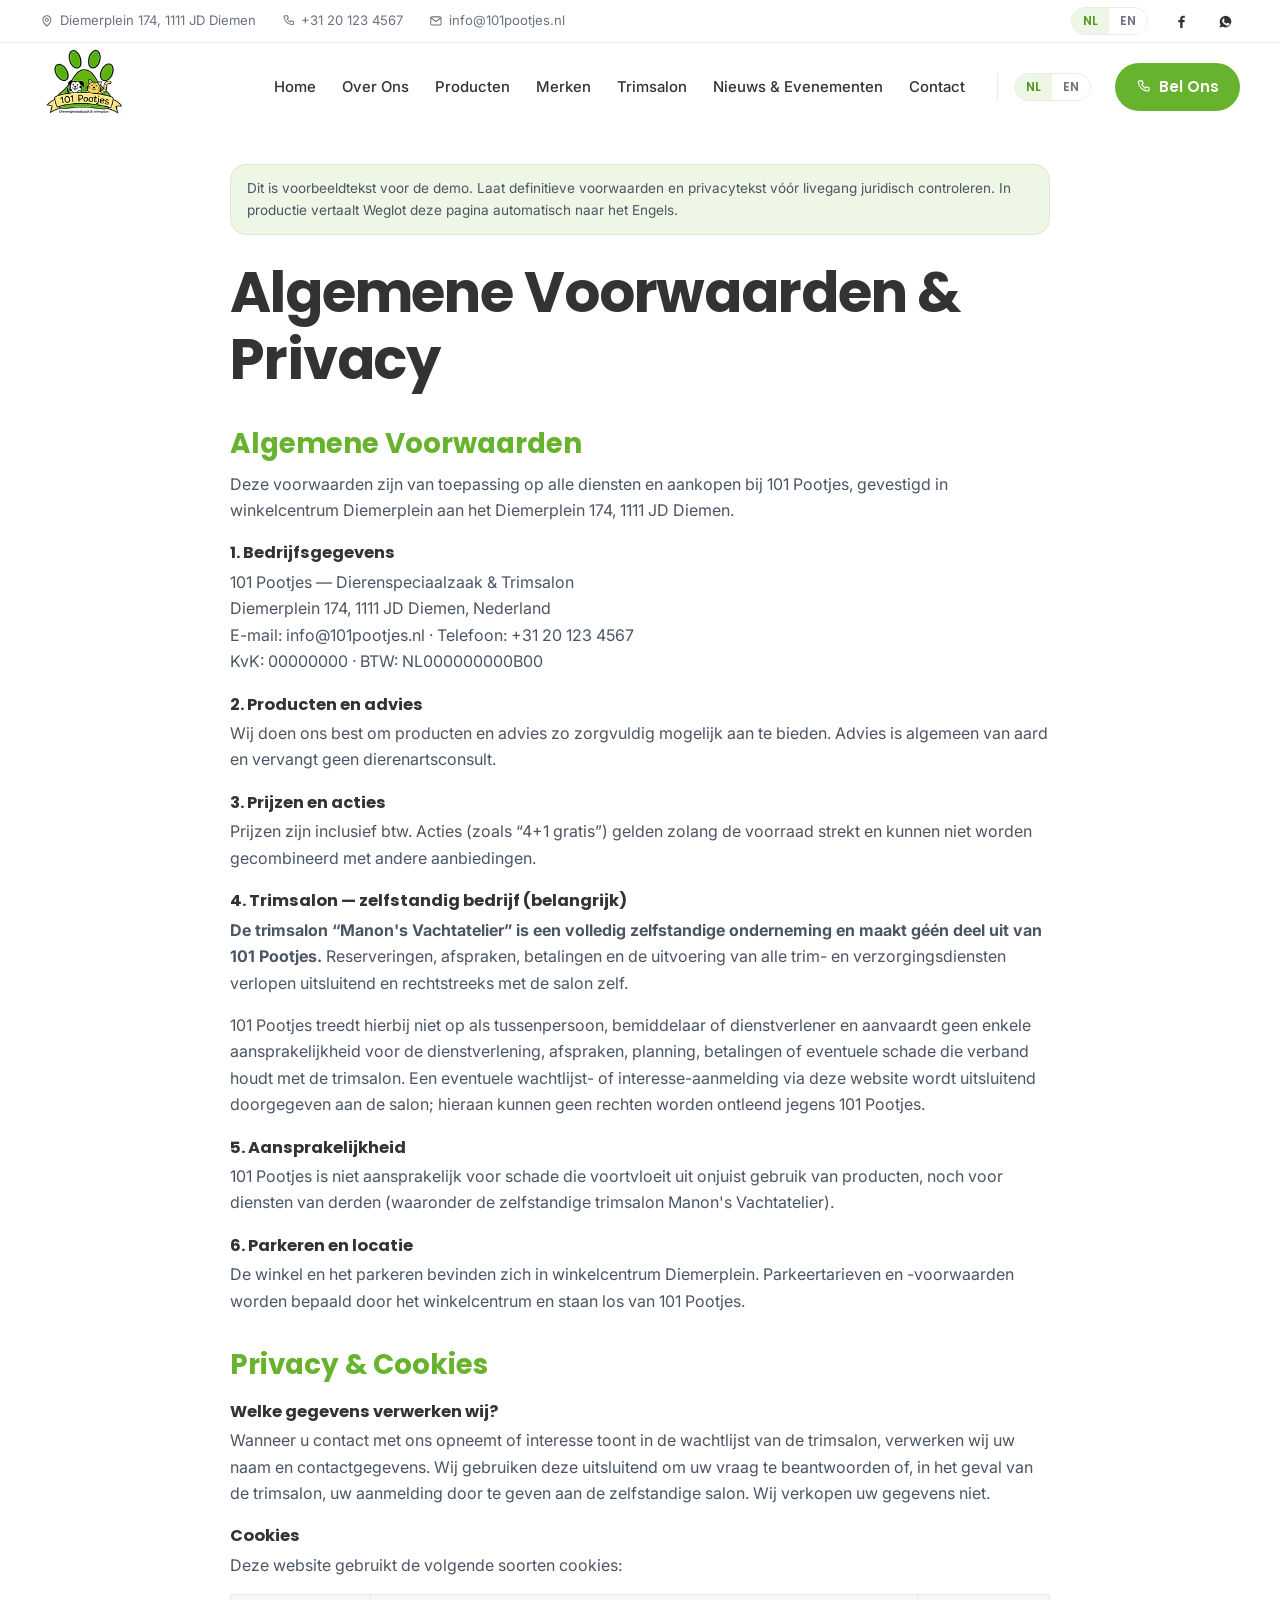
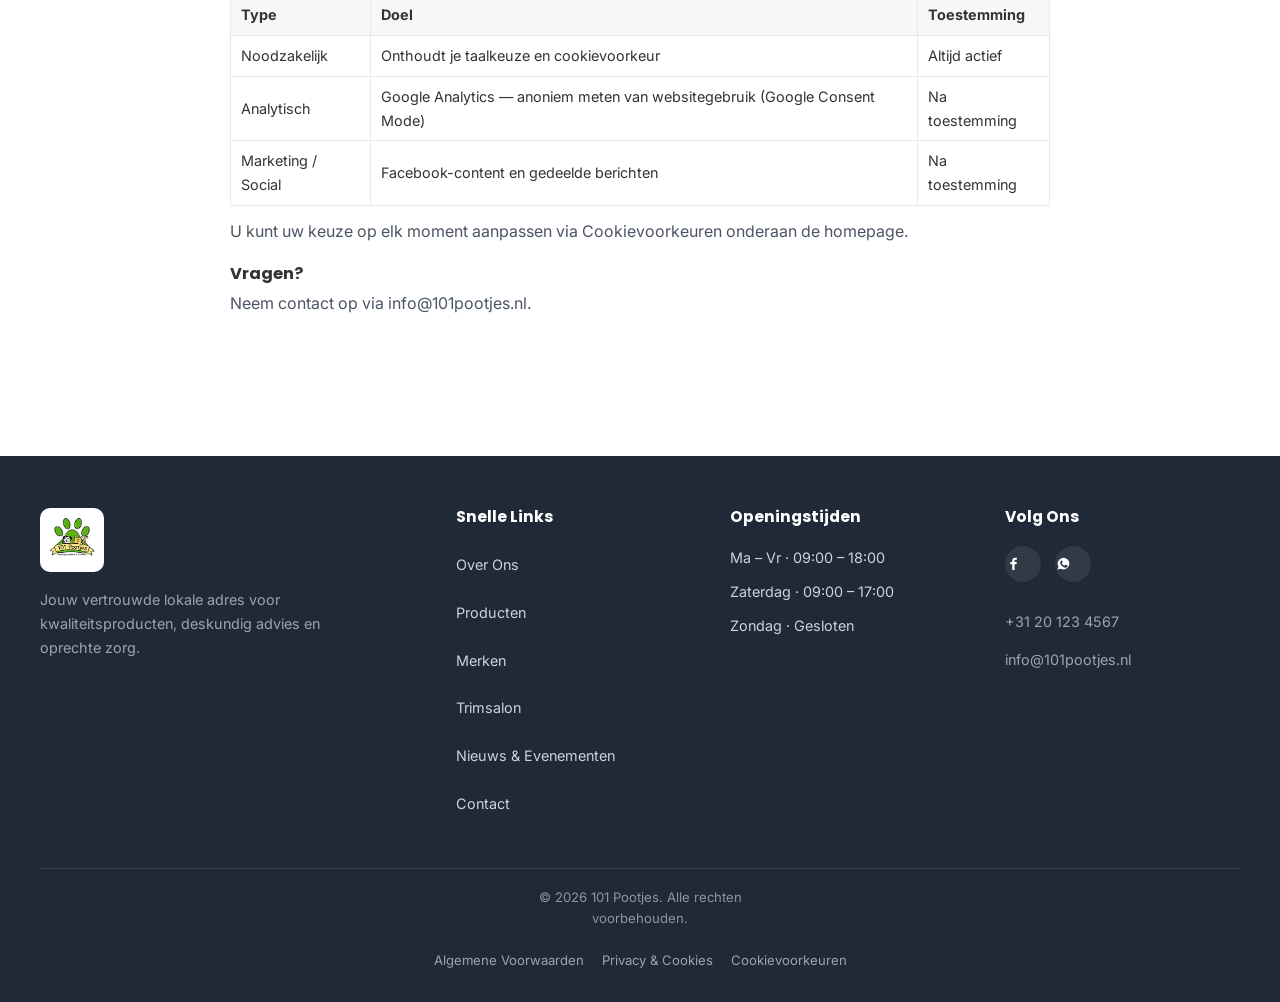
<file: terms.html>
<!DOCTYPE html>
<html lang="nl">
<head>
<meta charset="utf-8">
<meta name="viewport" content="width=device-width, initial-scale=1">
<title>Algemene Voorwaarden &amp; Privacy — 101 Pootjes</title>
<meta name="description" content="Algemene voorwaarden, privacyverklaring en cookiebeleid van 101 Pootjes, Diemerplein 174, Diemen.">
<meta name="robots" content="noindex">
<link rel="icon" href="assets/img/logo.png">
<link rel="preconnect" href="https://fonts.googleapis.com">
<link rel="preconnect" href="https://fonts.gstatic.com" crossorigin>
<link href="https://fonts.googleapis.com/css2?family=Poppins:wght@600;700&family=Inter:wght@400;500;600&display=swap" rel="stylesheet">
<link rel="stylesheet" href="styles.css">

<!-- ═══ Google Analytics + Consent Mode v2 ═══════════════════════════
     Replace G-XXXXXXXXXX (BOTH places below) with your GA4 Measurement ID.
     Analytics stays OFF until the visitor clicks "Alles accepteren". -->
<script>
  window.dataLayer = window.dataLayer || [];
  function gtag(){ dataLayer.push(arguments); }
  gtag('js', new Date());
  gtag('consent', 'default', {
    ad_storage: 'denied', ad_user_data: 'denied', ad_personalization: 'denied',
    analytics_storage: 'denied', wait_for_update: 500
  });
  try {
    if (localStorage.getItem('pootjes-consent') === 'all') {
      gtag('consent', 'update', {
        ad_storage: 'granted', ad_user_data: 'granted',
        ad_personalization: 'granted', analytics_storage: 'granted'
      });
    }
  } catch (e) {}
  gtag('config', 'G-XXXXXXXXXX');
</script>
<script async src="https://www.googletagmanager.com/gtag/js?id=G-XXXXXXXXXX"></script>
</head>
<body>

<svg class="spritesheet" xmlns="http://www.w3.org/2000/svg" aria-hidden="true" focusable="false">
<defs>
<symbol id="i-pin" viewBox="0 0 24 24"><path d="M12 21s7-6.2 7-11a7 7 0 1 0-14 0c0 4.8 7 11 7 11z"/><circle cx="12" cy="10" r="2.6"/></symbol>
<symbol id="i-phone" viewBox="0 0 24 24"><path d="M6.5 3h3l1.5 4-2 1.5a12 12 0 0 0 5.5 5.5L16 12l4 1.5v3a2 2 0 0 1-2.2 2A16.5 16.5 0 0 1 3.5 5.2 2 2 0 0 1 5.5 3z"/></symbol>
<symbol id="i-mail" viewBox="0 0 24 24"><rect x="3" y="5" width="18" height="14" rx="2.5"/><path d="m3.5 7 8.5 6 8.5-6"/></symbol>
<symbol id="i-fb" viewBox="0 0 24 24"><path d="M13.5 21v-8h2.7l.4-3h-3.1V8.2c0-.9.3-1.5 1.5-1.5H16.7V4a20 20 0 0 0-2.4-.1c-2.5 0-4.1 1.5-4.1 4.2V10H7.5v3h2.7v8z"/></symbol>
<symbol id="i-wa" viewBox="0 0 24 24"><path d="M3.5 20.5 5 16.4A8.2 8.2 0 1 1 8.1 19.4zM9 8.4c-.3 0-.6.1-.8.4-.3.3-.9.9-.9 2.1s.9 2.4 1 2.6c.1.2 1.7 2.8 4.3 3.8 2.1.8 2.6.7 3 .6.6-.1 1.7-.7 2-1.4.2-.7.2-1.2.2-1.4-.1-.1-.3-.2-.6-.4l-2-1c-.3-.1-.5-.1-.7.1l-.8 1c-.2.2-.4.3-.7.1a6.7 6.7 0 0 1-3.3-2.9c-.2-.3 0-.5.1-.7l.5-.6c.2-.2.2-.4.3-.6s0-.4 0-.6l-.8-2c-.2-.5-.4-.5-.6-.5z"/></symbol>
</defs>
</svg>

<a class="skip-link" href="#main">Ga naar inhoud</a>

<!-- Header (matches homepage) -->
<div class="topbar">
  <div class="wrap topbar__inner">
    <ul class="topbar__facts">
      <li><svg class="ico" aria-hidden="true"><use href="#i-pin"/></svg> Diemerplein 174, 1111 JD Diemen</li>
      <li><a href="tel:+31201234567"><svg class="ico" aria-hidden="true"><use href="#i-phone"/></svg> +31 20 123 4567</a></li>
      <li><a href="mailto:info@101pootjes.nl"><svg class="ico" aria-hidden="true"><use href="#i-mail"/></svg> info@101pootjes.nl</a></li>
    </ul>
    <div class="topbar__right">
      <div class="langswitch" aria-label="Taal / Language">
        <button type="button" data-lang="nl" class="is-active">NL</button><button type="button" data-lang="en">EN</button>
      </div>
      <ul class="socials">
        <li><a href="https://www.facebook.com/profile.php?id=61587038973940" target="_blank" rel="noopener" aria-label="Facebook"><svg class="ico" aria-hidden="true"><use href="#i-fb"/></svg></a></li>
        <li><a href="https://wa.me/31201234567" target="_blank" rel="noopener" aria-label="WhatsApp"><svg class="ico" aria-hidden="true"><use href="#i-wa"/></svg></a></li>
      </ul>
    </div>
  </div>
</div>

<header class="header" id="header">
  <div class="wrap header__inner">
    <a class="logo" href="index.html"><img src="assets/img/logo.png" alt="101 Pootjes — dierenspeciaalzaak &amp; trimsalon" width="149" height="149"></a>
    <nav class="nav" id="nav" aria-label="Hoofdmenu">
      <ul>
        <li><a href="index.html" data-t="nav.home">Home</a></li>
        <li><a href="index.html#about" data-t="nav.about">Over Ons</a></li>
        <li><a href="index.html#products" data-t="nav.products">Producten</a></li>
        <li><a href="index.html#brands" data-t="nav.brands">Merken</a></li>
        <li><a href="index.html#salon"><span data-t="nav.salon">Trimsalon</span></a></li>
        <li><a href="index.html#events" data-t="nav.events">Nieuws &amp; Evenementen</a></li>
        <li><a href="index.html#contact" data-t="nav.contact">Contact</a></li>
        <li class="nav__lang">
          <div class="langswitch" aria-label="Taal / Language">
            <button type="button" data-lang="nl" class="is-active">NL</button><button type="button" data-lang="en">EN</button>
          </div>
        </li>
      </ul>
    </nav>
    <a class="btn btn--primary header__cta" href="tel:+31201234567"><svg class="ico" aria-hidden="true"><use href="#i-phone"/></svg> <span data-t="nav.call">Bel Ons</span></a>
    <button class="burger" id="burger" aria-label="Menu" aria-expanded="false" aria-controls="nav"><span></span><span></span><span></span></button>
  </div>
</header>

<main id="main" class="wrap legal">
  <p class="legal__note">Dit is voorbeeldtekst voor de demo. Laat definitieve voorwaarden en privacytekst vóór livegang juridisch controleren. In productie vertaalt Weglot deze pagina automatisch naar het Engels.</p>

  <h1>Algemene Voorwaarden &amp; Privacy</h1>

  <section id="voorwaarden">
    <h2>Algemene Voorwaarden</h2>
    <p>Deze voorwaarden zijn van toepassing op alle diensten en aankopen bij 101 Pootjes, gevestigd in winkelcentrum Diemerplein aan het Diemerplein 174, 1111 JD Diemen.</p>

    <h3>1. Bedrijfsgegevens</h3>
    <p>101 Pootjes — Dierenspeciaalzaak &amp; Trimsalon<br>Diemerplein 174, 1111 JD Diemen, Nederland<br>E-mail: info@101pootjes.nl · Telefoon: +31 20 123 4567<br>KvK: 00000000 · BTW: NL000000000B00</p>

    <h3>2. Producten en advies</h3>
    <p>Wij doen ons best om producten en advies zo zorgvuldig mogelijk aan te bieden. Advies is algemeen van aard en vervangt geen dierenartsconsult.</p>

    <h3>3. Prijzen en acties</h3>
    <p>Prijzen zijn inclusief btw. Acties (zoals “4+1 gratis”) gelden zolang de voorraad strekt en kunnen niet worden gecombineerd met andere aanbiedingen.</p>

    <h3>4. Trimsalon — zelfstandig bedrijf (belangrijk)</h3>
    <p><strong>De trimsalon “Manon's Vachtatelier” is een volledig zelfstandige onderneming en maakt géén deel uit van 101 Pootjes.</strong> Reserveringen, afspraken, betalingen en de uitvoering van alle trim- en verzorgingsdiensten verlopen uitsluitend en rechtstreeks met de salon zelf.</p>
    <p>101 Pootjes treedt hierbij niet op als tussenpersoon, bemiddelaar of dienstverlener en aanvaardt geen enkele aansprakelijkheid voor de dienstverlening, afspraken, planning, betalingen of eventuele schade die verband houdt met de trimsalon. Een eventuele wachtlijst- of interesse-aanmelding via deze website wordt uitsluitend doorgegeven aan de salon; hieraan kunnen geen rechten worden ontleend jegens 101 Pootjes.</p>

    <h3>5. Aansprakelijkheid</h3>
    <p>101 Pootjes is niet aansprakelijk voor schade die voortvloeit uit onjuist gebruik van producten, noch voor diensten van derden (waaronder de zelfstandige trimsalon Manon's Vachtatelier).</p>

    <h3>6. Parkeren en locatie</h3>
    <p>De winkel en het parkeren bevinden zich in winkelcentrum Diemerplein. Parkeertarieven en -voorwaarden worden bepaald door het winkelcentrum en staan los van 101 Pootjes.</p>
  </section>

  <section id="privacy">
    <h2>Privacy &amp; Cookies</h2>
    <h3>Welke gegevens verwerken wij?</h3>
    <p>Wanneer u contact met ons opneemt of interesse toont in de wachtlijst van de trimsalon, verwerken wij uw naam en contactgegevens. Wij gebruiken deze uitsluitend om uw vraag te beantwoorden of, in het geval van de trimsalon, uw aanmelding door te geven aan de zelfstandige salon. Wij verkopen uw gegevens niet.</p>

    <h3>Cookies</h3>
    <p>Deze website gebruikt de volgende soorten cookies:</p>
    <table class="legal__table">
      <thead><tr><th>Type</th><th>Doel</th><th>Toestemming</th></tr></thead>
      <tbody>
        <tr><td>Noodzakelijk</td><td>Onthoudt je taalkeuze en cookievoorkeur</td><td>Altijd actief</td></tr>
        <tr><td>Analytisch</td><td>Google Analytics — anoniem meten van websitegebruik (Google Consent Mode)</td><td>Na toestemming</td></tr>
        <tr><td>Marketing / Social</td><td>Facebook-content en gedeelde berichten</td><td>Na toestemming</td></tr>
      </tbody>
    </table>
    <p>U kunt uw keuze op elk moment aanpassen via <a href="index.html">Cookievoorkeuren</a> onderaan de homepage.</p>

    <h3>Vragen?</h3>
    <p>Neem contact op via <a href="mailto:info@101pootjes.nl">info@101pootjes.nl</a>.</p>
  </section>
</main>

<!-- Footer (matches homepage) -->
<footer class="footer">
  <div class="wrap footer__cols">
    <div>
      <img src="assets/img/logo.png" alt="101 Pootjes" width="149" height="149" class="footer__logo" loading="lazy">
      <p data-t="footer.tagline">Jouw vertrouwde lokale adres voor kwaliteitsproducten, deskundig advies en oprechte zorg.</p>
    </div>
    <div>
      <h3 data-t="footer.quick">Snelle Links</h3>
      <ul><li><a href="index.html#about" data-t="nav.about">Over Ons</a></li><li><a href="index.html#products" data-t="nav.products">Producten</a></li><li><a href="index.html#brands" data-t="nav.brands">Merken</a></li><li><a href="index.html#salon" data-t="nav.salon">Trimsalon</a></li><li><a href="index.html#events" data-t="nav.events">Nieuws &amp; Evenementen</a></li><li><a href="index.html#contact" data-t="nav.contact">Contact</a></li></ul>
    </div>
    <div>
      <h3 data-t="footer.hours">Openingstijden</h3>
      <ul><li data-t="footer.h1line">Ma – Vr · 09:00 – 18:00</li><li data-t="footer.h2line">Zaterdag · 09:00 – 17:00</li><li data-t="footer.h3line">Zondag · Gesloten</li></ul>
    </div>
    <div>
      <h3 data-t="footer.follow">Volg Ons</h3>
      <ul class="socials socials--footer">
        <li><a href="https://www.facebook.com/profile.php?id=61587038973940" target="_blank" rel="noopener" aria-label="Facebook"><svg class="ico" aria-hidden="true"><use href="#i-fb"/></svg></a></li>
        <li><a href="https://wa.me/31201234567" target="_blank" rel="noopener" aria-label="WhatsApp"><svg class="ico" aria-hidden="true"><use href="#i-wa"/></svg></a></li>
      </ul>
      <p><a href="tel:+31201234567">+31 20 123 4567</a><br><a href="mailto:info@101pootjes.nl">info@101pootjes.nl</a></p>
    </div>
  </div>
  <div class="wrap footer__base">
    <p data-t="footer.copyright">© 2026 101 Pootjes. Alle rechten voorbehouden.</p>
    <ul class="footer__legal">
      <li><a href="#voorwaarden" data-t="legal.terms">Algemene Voorwaarden</a></li>
      <li><a href="#privacy" data-t="legal.privacy">Privacy &amp; Cookies</a></li>
      <li><a href="index.html" data-t="legal.cookiesettings">Cookievoorkeuren</a></li>
    </ul>
  </div>
</footer>

<script src="script.js"></script>
</body>
</html>
</file>
<file: styles.css>
/* ══════════════════════════════════════════════════════════════════
   101 Pootjes — Phase 1 prototype
   Design tokens mirror the Elementor Global Colours / Global Fonts
   that should be set up in the WordPress build. Change them here,
   change them there — the names match.
   ══════════════════════════════════════════════════════════════════ */

:root {
  /* Global Colours */
  --green:        #67B32E;
  --green-dark:   #55971f;
  --green-soft:   #eef6e6;
  --white:        #FFFFFF;
  --grey-light:   #F6F7F9;
  --grey-dark:    #333333;
  --text:         #333333;
  --text-muted:   #6b7280;
  --line:         #e8eaed;

  /* Accents — from the 101 Pootjes Design System, category cards & icons */
  --c-dog:   #4CAF50;
  --c-cat:   #F5A623;
  --c-bird:  #00BCD4;
  --c-fish:  #2196F3;
  --c-small: #9C27B0;
  --c-food:  #FF7043;
  --c-health:#EF5350;
  --c-acc:   #7E57C2;
  --c-salon: #a87c40;   /* Manon's Vachtatelier — warm beige/gold, not purple */
  --blue:   var(--c-fish);
  --orange: var(--c-food);
  --yellow: var(--c-cat);

  /* Global Fonts */
  --font-head: "Poppins", system-ui, -apple-system, sans-serif;
  --font-body: "Inter", system-ui, -apple-system, sans-serif;

  /* Rounding & shadow */
  --r-sm: 10px;
  --r:    16px;
  --r-lg: 22px;
  --shadow:    0 2px 10px rgba(16, 24, 40, .05);
  --shadow-md: 0 8px 26px rgba(16, 24, 40, .08);

  --wrap: 1200px;
  --gap:  24px;
}

*, *::before, *::after { box-sizing: border-box; }

html { scroll-behavior: smooth; scroll-padding-top: 120px; }

body {
  margin: 0;
  background: var(--white);
  color: var(--text);
  font-family: var(--font-body);
  font-size: 16px;
  line-height: 1.65;
  -webkit-font-smoothing: antialiased;
}

h1, h2, h3 { font-family: var(--font-head); font-weight: 700; line-height: 1.2; margin: 0 0 .5em; }
h1 { font-size: clamp(2.1rem, 1.2rem + 3.2vw, 3.5rem); letter-spacing: -.02em; }
h2 { font-size: clamp(1.35rem, 1.1rem + .8vw, 1.9rem); }
h3 { font-size: 1.02rem; }
p  { margin: 0 0 1em; }
img { max-width: 100%; height: auto; display: block; }
a  { color: inherit; text-decoration: none; }
ul { list-style: none; margin: 0; padding: 0; }

.wrap { width: min(100% - 40px, var(--wrap)); margin-inline: auto; }
.section { padding-block: clamp(40px, 5vw, 72px); }
.muted { color: var(--text-muted); }

.spritesheet { position: absolute; width: 0; height: 0; overflow: hidden; }
.ico { width: 1.05em; height: 1.05em; fill: none; stroke: currentColor; stroke-width: 1.8;
       stroke-linecap: round; stroke-linejoin: round; flex: none; vertical-align: -.16em; }
/* Solid-shape icons read better filled */
.ico--fill, .socials .ico, .cat__label .ico { fill: currentColor; stroke: none; }

.skip-link {
  position: absolute; left: -9999px; top: 0; z-index: 999;
  background: var(--green); color: #fff; padding: 12px 20px; border-radius: 0 0 var(--r-sm) 0;
}
.skip-link:focus { left: 0; }

:where(a, button):focus-visible {
  outline: 3px solid var(--green); outline-offset: 3px; border-radius: 6px;
}

/* ── Buttons ─────────────────────────────────────────────────────── */
.btn {
  display: inline-flex; align-items: center; justify-content: center; gap: .5em;
  min-height: 48px;                    /* touch target per brief */
  padding: 12px 22px;
  border: 1.5px solid transparent; border-radius: 999px;
  font-family: var(--font-head); font-weight: 600; font-size: .93rem;
  cursor: pointer; transition: background .18s, color .18s, border-color .18s, transform .18s;
}
.btn--primary { background: var(--green); color: #fff; }
.btn--primary:hover { background: var(--green-dark); transform: translateY(-1px); }
.btn--ghost { background: #fff; color: var(--text); border-color: var(--line); }
.btn--ghost:hover { border-color: var(--green); color: var(--green); }
.btn--lg { min-height: 54px; padding: 14px 28px; font-size: 1rem; }

/* ── Cards ───────────────────────────────────────────────────────── */
.card {
  background: #fff; border: 1px solid var(--line); border-radius: var(--r-lg);
  box-shadow: var(--shadow); padding: 28px;
}
.card__eyebrow { font-family: var(--font-head); font-weight: 600; color: var(--green); margin: 0 0 4px; }
.card__head { display: flex; align-items: center; justify-content: space-between; gap: 8px 16px; margin-bottom: 18px; flex-wrap: wrap; }
/* Prevent grid children (cards) from overflowing narrow viewports */
.duo > .card, .hero__cards > *, .visit > * { min-width: 0; }
.card__head h2 { margin: 0; display: flex; align-items: center; gap: .5em; }
.card__head h2 small { font-weight: 500; color: var(--text-muted); font-family: var(--font-body); font-size: .85rem; }
.card__head a { color: var(--green); font-weight: 600; font-size: .88rem; white-space: nowrap; }

.eyebrow { font-family: var(--font-head); font-weight: 600; color: var(--green); margin: 0 0 2px; }

.sechead { text-align: center; margin-bottom: 32px; }
.sechead p { color: var(--text-muted); margin: 0; }
.sechead__cta { text-align: center; margin: 28px 0 0; }

/* ══ SECTION 1 · Top bar + sticky header ═════════════════════════ */
.topbar { border-bottom: 1px solid var(--line); font-size: .82rem; color: var(--text-muted); }
.topbar__inner { display: flex; align-items: center; justify-content: space-between; gap: 20px; min-height: 42px; }
.topbar__facts { display: flex; gap: 26px; flex-wrap: wrap; }
.topbar__facts li, .topbar__facts a { display: inline-flex; align-items: center; gap: .45em; }
.topbar__facts a:hover { color: var(--green); }
.topbar__right { display: flex; align-items: center; gap: 18px; }

.langswitch { display: inline-flex; border: 1px solid var(--line); border-radius: 999px; overflow: hidden; }
.langswitch button {
  border: 0; background: #fff; color: var(--text-muted); cursor: pointer;
  font: 600 .75rem/1 var(--font-head); padding: 7px 11px;
}
.langswitch .is-active { background: var(--green-soft); color: var(--green-dark); }

.socials { display: flex; gap: 14px; }
.socials a { display: grid; place-items: center; width: 30px; height: 30px; border-radius: 50%; color: var(--grey-dark); }
.socials a:hover { color: var(--green); background: var(--green-soft); }
.socials .ico { width: 17px; height: 17px; }

.header {
  position: sticky; top: 0; z-index: 100;
  background: rgba(255,255,255,.94); backdrop-filter: saturate(1.4) blur(8px);
  border-bottom: 1px solid transparent; transition: box-shadow .2s, border-color .2s;
}
.header.is-stuck { box-shadow: var(--shadow-md); border-bottom-color: var(--line); }
.header__inner { display: flex; align-items: center; gap: 24px; min-height: 88px; }
.logo { display: flex; align-items: center; height: 88px; }
.logo img { width: auto; height: 88px; object-fit: contain; }

.nav { margin-left: auto; }
.nav ul { display: flex; align-items: center; gap: 26px; }
.nav a {
  position: relative; display: inline-flex; align-items: center; gap: .5em;
  font-weight: 500; font-size: .93rem; padding: 6px 0; color: var(--grey-dark);
}
.nav a:hover { color: var(--green); }
.nav a.is-current { color: var(--green); }
.nav a.is-current::after {
  content: ""; position: absolute; left: 0; right: 0; bottom: -2px; height: 2px;
  background: var(--green); border-radius: 2px;
}
.pill {
  background: var(--green); color: #fff; border-radius: 999px;
  font: 600 .66rem/1 var(--font-head); padding: 5px 9px; letter-spacing: .01em;
}
.header__cta { padding: 11px 20px; }
/* Language selector lives in the main navigation */
.nav__lang { display: flex; align-items: center; margin-left: 6px; padding-left: 16px; border-left: 1px solid var(--line); }

.burger { display: none; width: 48px; height: 48px; border: 0; background: none; cursor: pointer; padding: 12px; }
.burger span { display: block; height: 2px; background: var(--grey-dark); border-radius: 2px; transition: transform .2s, opacity .2s; }
.burger span + span { margin-top: 5px; }
.burger[aria-expanded="true"] span:nth-child(1) { transform: translateY(7px) rotate(45deg); }
.burger[aria-expanded="true"] span:nth-child(2) { opacity: 0; }
.burger[aria-expanded="true"] span:nth-child(3) { transform: translateY(-7px) rotate(-45deg); }

/* ══ SECTION 2 · Hero (announcement + two promotions, no image) ═══ */
.hero { padding-block: clamp(24px, 3.5vw, 44px) clamp(8px, 1.5vw, 14px); }
.herocards { padding-bottom: clamp(6px, 1.5vw, 14px); }
/* Compact headline: two full-width lines (h1 + tagline), minimal height */
.hero__head { text-align: center; max-width: none; margin: 0; }
.hero__head h1 { font-size: clamp(1.5rem, 1rem + 2vw, 2.35rem); margin-bottom: 4px; }
.hero__head p { font-size: clamp(.92rem, .85rem + .3vw, 1.05rem); color: #4b5563; margin: 0; }
.hero h1 em { font-style: normal; color: var(--green); }
.hero h1 .ico { color: var(--green); width: .78em; height: .78em; }
.hero__cards { display: grid; grid-template-columns: repeat(3, 1fr); gap: 20px; align-items: stretch; }

/* ══ SECTION 3 · Quick info bar ══════════════════════════════════ */
.quickbar {
  display: grid; grid-template-columns: repeat(4, 1fr);
  background: var(--green-soft); border-radius: var(--r-lg);
  padding: 26px 10px; margin-top: clamp(28px, 4vw, 44px); position: relative; z-index: 2;
}
.quickbar li { display: flex; align-items: flex-start; gap: 14px; padding: 4px 24px; }
.quickbar li + li { border-left: 1px solid rgba(103,179,46,.22); }
.quickbar h3 { margin: 0 0 2px; font-size: .95rem; }
.quickbar p { margin: 0; font-size: .86rem; color: var(--text-muted); line-height: 1.5; }
.quickbar a:hover { color: var(--green); }
.quickbar .open { color: var(--green); font-weight: 600; }
.qi { display: grid; place-items: center; width: 42px; height: 42px; flex: none;
      background: #fff; border-radius: 50%; color: var(--green); box-shadow: var(--shadow); }
.qi .ico { width: 20px; height: 20px; }

/* ══ SECTION 4 · About ═══════════════════════════════════════════ */
/* Stacked: owner + bio in one full-width card, "What We Offer" below it. */
.about { display: grid; grid-template-columns: 1fr; gap: var(--gap); }
.about__intro { display: grid; grid-template-columns: 300px 1fr; gap: 0; padding: 0; overflow: hidden; }
.about__intro > img { width: 100%; height: 100%; min-height: 100%; object-fit: cover; }
.about__text { padding: clamp(26px, 3vw, 40px); align-self: center; }
.about__text .eyebrow { margin-bottom: 2px; }
.about__text h2 { margin-bottom: 14px; }
.about__text p { font-size: .93rem; color: #4b5563; }
.about__text p:last-child { margin-bottom: 0; }

.about__offer .features { display: grid; grid-template-columns: repeat(3, 1fr); gap: 8px; text-align: center; margin-top: 22px; }
.about__offer .features li { padding: 0 14px; }
.about__offer .features li + li { border-left: 1px solid var(--line); }
.features h3 { margin: 12px 0 4px; }
.features p { font-size: .86rem; color: var(--text-muted); margin: 0; }
.fi { display: inline-grid; place-items: center; width: 52px; height: 52px; color: var(--green); }
.fi .ico { width: 34px; height: 34px; }

/* ══ SECTION 5 · Product categories ══════════════════════════════ */
.panel { background: var(--grey-light); border-radius: var(--r-lg); padding: clamp(26px, 3vw, 40px); }
.panel__title { display: flex; align-items: center; justify-content: center; gap: .5em; margin-bottom: 26px; }
.panel__title .ico { color: var(--green); }

.cats { display: grid; grid-template-columns: repeat(8, 1fr); gap: 14px; }
.cat a { display: block; background: #fff; border: 1px solid var(--line); border-radius: var(--r);
         overflow: hidden; box-shadow: var(--shadow); transition: transform .2s, box-shadow .2s; height: 100%; }
.cat a:hover { transform: translateY(-4px); box-shadow: var(--shadow-md); }
.cat img { aspect-ratio: 1; object-fit: cover; width: 100%; }
.cat__label { display: flex; align-items: center; justify-content: center; gap: .45em;
              font-family: var(--font-head); font-weight: 600; font-size: .86rem; padding: 12px 8px 2px; }
.cat__label .ico { width: 15px; height: 15px; color: var(--green); }
.cat p { font-size: .74rem; color: var(--text-muted); text-align: center; margin: 0; padding: 0 10px 14px; line-height: 1.45; }

/* Category label icon — one Design System accent per category */
.cat:nth-child(1) .cat__label .ico { color: var(--c-dog); }
.cat:nth-child(2) .cat__label .ico { color: var(--c-cat); }
.cat:nth-child(3) .cat__label .ico { color: var(--c-bird); }
.cat:nth-child(4) .cat__label .ico { color: var(--c-fish); }
.cat:nth-child(5) .cat__label .ico { color: var(--c-small); }
.cat:nth-child(6) .cat__label .ico { color: var(--c-food); }
.cat:nth-child(7) .cat__label .ico { color: var(--c-health); }
.cat:nth-child(8) .cat__label .ico { color: var(--c-acc); }

/* ══ SECTION 6 · Brands ══════════════════════════════════════════ */
.brands { display: grid; grid-template-columns: repeat(6, 1fr); gap: 16px; }
.brands li {
  display: grid; place-items: center; min-height: 96px; padding: 18px;
  background: #fff; border: 1px solid var(--line); border-radius: var(--r);
  transition: box-shadow .2s, transform .2s;
}
.brands li:hover { box-shadow: var(--shadow-md); transform: translateY(-3px); }
.brands img {
  max-height: 54px; max-width: 100%; width: auto; object-fit: contain;
  transition: transform .2s;   /* full colour, no greyscale */
}
.brands li:hover img { transform: scale(1.05); }

/* ══ SECTION 7+8 · Weather · Tip · Promotion ═════════════════════ */
.trio { display: grid; grid-template-columns: 1fr 1.6fr 1.2fr; gap: var(--gap); align-items: stretch; }

.weather__loc { font-size: .82rem; color: var(--text-muted); margin: 0 0 14px; }
.weather__now { display: flex; align-items: center; gap: 14px; margin-bottom: 18px; }
.weather__ico { color: var(--blue); display: grid; place-items: center; }
.weather__ico .ico { width: 46px; height: 46px; }
.weather__now b { font-family: var(--font-head); font-size: 2.1rem; line-height: 1; display: block; }
.weather__now small { color: var(--text-muted); font-size: .82rem; }
.weather__days { display: grid; grid-template-columns: repeat(4, 1fr); gap: 6px; border-top: 1px solid var(--line); padding-top: 16px; }
.weather__days li { display: grid; justify-items: center; gap: 6px; font-size: .78rem; color: var(--text-muted); }
.weather__days .ico { width: 20px; height: 20px; color: var(--yellow); }
.weather__days li:nth-child(n+3) .ico { color: #9aa8b6; }
.weather__days b { font-family: var(--font-head); color: var(--text); font-size: .88rem; }

.tip { display: grid; grid-template-columns: 1fr .9fr; gap: 20px; align-items: center;
       background: var(--green-soft); border-color: transparent; overflow: hidden; padding-right: 0; }
.tip__body { padding: 6px 0 6px 4px; }
.tip h2 { display: flex; align-items: center; gap: .5em; font-size: 1.1rem; }
.tip h2 .ico { color: var(--green); }
.tip p { font-size: .9rem; color: #4b5563; }
.tip img { height: 100%; width: 100%; object-fit: cover; border-radius: var(--r) 0 0 var(--r); }

.promo { display: flex; flex-direction: column; background: #fdfaf5; border-color: #f3e7d5; }
.promo__deal { font-family: var(--font-head); font-weight: 700; font-size: 2rem; color: var(--c-food); margin: 0 0 4px; line-height: 1; }
.promo h3 { font-size: 1rem; margin-bottom: 6px; }
.promo p { font-size: .86rem; color: var(--text-muted); }
.promo .btn { align-self: flex-start; }
.promo > img { width: 100%; margin-top: 16px; border-radius: var(--r-sm); aspect-ratio: 16 / 10; object-fit: cover; }

/* ══ SECTION 9 · Grooming salon (Manon's Vachtatelier) ═══════════ */
.salon__banner { border-radius: var(--r-lg); overflow: hidden; box-shadow: var(--shadow-md); }
.salon__banner img { width: 100%; display: block; }
.salon__body {
  display: grid; grid-template-columns: 1.1fr 1fr; gap: clamp(24px, 4vw, 56px);
  align-items: center; margin-top: clamp(28px, 3vw, 44px);
}
.salon__copy h2 { font-size: clamp(1.6rem, 1.2rem + 1.4vw, 2.3rem); }
.salon__copy > p { color: #4b5563; max-width: 44ch; margin-bottom: 26px; }
.ticks { display: grid; grid-template-columns: repeat(2, minmax(0, 1fr)); gap: 10px 18px; margin: 22px 0 28px; }
.salon__ticks { margin: 0; }
.salon__note {
  margin: 26px 0 0; padding: 14px 18px; font-size: .82rem; color: var(--text-muted);
  background: var(--grey-light); border-radius: var(--r-sm); border: 1px solid var(--line);
}
.salon__note b { color: var(--grey-dark); }

/* Store photo band (sits above the Visit Us section) */
.storeband { margin-top: clamp(32px, 5vw, 64px); }
.storeband img { width: 100%; border-radius: var(--r-lg); box-shadow: var(--shadow-md); object-fit: cover; }
.salon__ticks li { background: var(--grey-light); padding: 14px 16px; border-radius: var(--r-sm); font-weight: 500; }
.salon__ticks li::before { background: #fff; }
.ticks li { display: flex; align-items: center; gap: .6em; font-size: .93rem; }
.ticks li::before {
  content: "✓"; display: grid; place-items: center; width: 24px; height: 24px; flex: none;
  background: var(--green-soft); color: var(--green-dark); border-radius: 50%;
  font-size: .78rem; font-weight: 700;
}

/* ══ SECTION 10 · Events + Instagram ═════════════════════════════ */
.duo { display: grid; grid-template-columns: 1fr 1fr; gap: var(--gap); align-items: start; }

.events li { display: grid; grid-template-columns: 54px 1fr 88px; gap: 16px; align-items: center; padding: 14px 0; }
.events li + li { border-top: 1px solid var(--line); }
.events time { display: grid; place-items: center; padding: 8px 0; border-radius: var(--r-sm);
               background: var(--green-soft); color: var(--green-dark); line-height: 1.1; }
.events time span { font: 600 .66rem/1 var(--font-head); letter-spacing: .06em; }
.events time b { font: 700 1.2rem/1.15 var(--font-head); }
.events h3 { margin: 0 0 2px; font-size: .95rem; }
.events .meta { font-size: .78rem; color: var(--green); margin: 0 0 2px; font-weight: 500; }
.events p:last-child { font-size: .82rem; color: var(--text-muted); margin: 0; }
.events img { width: 88px; height: 66px; border-radius: var(--r-sm); object-fit: cover; }

.insta { display: grid; grid-template-columns: repeat(5, 1fr); gap: 10px; }
.insta img { aspect-ratio: 1; width: 100%; object-fit: cover; border-radius: var(--r-sm); transition: transform .2s, filter .2s; }
.insta a:hover img { transform: scale(1.04); filter: brightness(1.05); }

/* ══ SECTION 11 · Visit us ═══════════════════════════════════════ */
.visit {
  display: grid; grid-template-columns: 1fr 1.35fr 1fr 1fr; gap: clamp(20px, 3vw, 40px);
  background: var(--grey-light); border-radius: var(--r-lg); padding: clamp(26px, 3vw, 40px);
  align-items: start;
}
.visit h2 { font-size: 1.05rem; color: var(--green); }
.visit address { font-style: normal; font-size: .92rem; line-height: 1.8; margin-bottom: 6px; }
.visit .muted { font-size: .82rem; margin-bottom: 18px; }
.visit__map img { border-radius: var(--r); width: 100%; box-shadow: var(--shadow); }
.visit table { width: 100%; border-collapse: collapse; font-size: .86rem; }
.visit th { text-align: left; font-weight: 500; color: var(--text-muted); padding: 5px 0; }
.visit td { text-align: right; padding: 5px 0; }
.contactlist li { display: flex; align-items: center; gap: .7em; padding: 6px 0; font-size: .88rem; }
.contactlist .ico { color: var(--green); width: 18px; height: 18px; }
.contactlist a:hover { color: var(--green); }

/* ══ SECTION 12 · Footer ═════════════════════════════════════════ */
.footer { background: #1f2937; color: #cbd3dc; margin-top: clamp(40px, 5vw, 72px); padding-top: 52px; font-size: .9rem; }
.footer__cols { display: grid; grid-template-columns: 1.6fr 1fr 1fr 1fr; gap: 40px; padding-bottom: 40px; }
.footer h3 { color: #fff; font-size: .98rem; margin-bottom: 14px; }
.footer p { color: #9aa5b1; max-width: 34ch; }
.footer li { padding: 5px 0; }
.footer a:hover { color: var(--green); }
.footer__logo { width: 64px; height: 64px; object-fit: contain; background: #fff; border-radius: var(--r-sm); padding: 6px; margin-bottom: 16px; }
.socials--footer { margin-bottom: 16px; }
.socials--footer a { background: rgba(255,255,255,.08); color: #fff; width: 36px; height: 36px; }
.socials--footer a:hover { background: var(--green); color: #fff; }
.footer__base { border-top: 1px solid rgba(255,255,255,.1); padding: 18px 0; }
.footer__base p { margin: 0; text-align: center; font-size: .82rem; color: #8b96a3; }

/* ══ Sticky mobile action bar ════════════════════════════════════ */
.mobilebar { display: none; }

/* ══════════════════════════════════════════════════════════════════
   Responsive — mobile first is the brief, so these are the step-downs
   ══════════════════════════════════════════════════════════════════ */

@media (max-width: 1100px) {
  .cats   { grid-template-columns: repeat(4, 1fr); }
  .brands { grid-template-columns: repeat(4, 1fr); }
  .trio   { grid-template-columns: 1fr 1fr; }
  .promo  { grid-column: 1 / -1; }
  .promo > img { aspect-ratio: auto; height: 200px; }
  .visit  { grid-template-columns: 1fr 1fr; }
}

@media (max-width: 980px) {
  .topbar { display: none; }
  .nav {
    position: fixed; inset: 88px 0 auto; background: #fff; border-bottom: 1px solid var(--line);
    box-shadow: var(--shadow-md); padding: 8px 20px 20px; margin: 0;
    display: none;
  }
  .nav.is-open { display: block; }
  .nav ul { flex-direction: column; align-items: stretch; gap: 0; }
  .nav a { min-height: 52px; padding: 8px 0; font-size: 1rem; border-bottom: 1px solid var(--line); }
  .nav a.is-current::after { display: none; }
  .burger { display: block; margin-left: auto; }
  .header__cta { display: none; }
  .nav__lang { display: block; border-bottom: 0; border-left: 0; margin-left: 0; padding: 14px 0 0; }
  .nav__lang .langswitch { width: 100%; }
  .nav__lang .langswitch button { flex: 1; padding: 12px; font-size: .9rem; }

  .hero__grid { grid-template-columns: 1fr; min-height: 0; }
  .hero__media::after {
    background: linear-gradient(180deg, rgba(255,255,255,.95) 0%, rgba(255,255,255,.85) 45%, rgba(255,255,255,.92) 100%);
  }
  .hero__copy { max-width: none; }
  .salonbadge { width: 100%; }

  .quickbar { grid-template-columns: repeat(2, 1fr); gap: 20px 0; margin-top: 0; }
  .quickbar li:nth-child(odd) { border-left: 0; }

  .about { grid-template-columns: 1fr; }
  .salon__body { grid-template-columns: 1fr; gap: 24px; }
  .duo   { grid-template-columns: 1fr; }
  .footer__cols { grid-template-columns: 1fr 1fr; gap: 28px; }

  /* Sticky mobile nav bar — click-to-call per the brief */
  .mobilebar {
    display: grid; grid-template-columns: repeat(3, 1fr);
    position: fixed; left: 0; right: 0; bottom: 0; z-index: 120;
    background: #fff; border-top: 1px solid var(--line);
    box-shadow: 0 -4px 18px rgba(16,24,40,.08);
    padding-bottom: env(safe-area-inset-bottom);
  }
  .mobilebar a {
    display: grid; justify-items: center; align-content: center; gap: 3px;
    min-height: 60px; font-size: .72rem; font-weight: 600; font-family: var(--font-head); color: var(--grey-dark);
  }
  .mobilebar a:active { background: var(--green-soft); }
  .mobilebar .ico { width: 20px; height: 20px; color: var(--green); }
  body { padding-bottom: 60px; }
}

@media (max-width: 680px) {
  .about__intro { grid-template-columns: 1fr; }
  .about__intro > img { max-height: 300px; }
  .about__text { padding: 0 24px 28px; }
  .about__offer .features { grid-template-columns: 1fr; gap: 20px; }
  .about__offer .features li + li { border-left: 0; border-top: 1px solid var(--line); padding-top: 18px; }

  .cats   { grid-template-columns: repeat(2, 1fr); }
  .brands { grid-template-columns: repeat(3, 1fr); }
  .trio   { grid-template-columns: 1fr; }
  .tip    { grid-template-columns: 1fr; padding: 0 0 24px; }
  .tip__body { padding: 24px 24px 0; order: 2; }
  .tip img { border-radius: var(--r) var(--r) 0 0; max-height: 200px; }
  .promo > img { position: static; width: 100%; margin-top: 16px; }
  .promo h3, .promo p { max-width: none; }

  .ticks  { grid-template-columns: 1fr; }
  .visit  { grid-template-columns: 1fr; }
  .events li { grid-template-columns: 48px 1fr; }
  .events img { display: none; }
  .insta  { grid-template-columns: repeat(3, 1fr); }
  .insta li:nth-child(n+4) { display: none; }
  .footer__cols { grid-template-columns: 1fr; }
  .hero__actions .btn { flex: 1 1 100%; }
}

@media (prefers-reduced-motion: reduce) {
  html { scroll-behavior: auto; }
  *, *::before, *::after { transition-duration: .01ms !important; animation-duration: .01ms !important; }
}

/* ══ Map embed (OpenStreetMap iframe) ════════════════════════════ */
.visit__map iframe {
  width: 100%; height: 100%; min-height: 240px; border: 0;
  border-radius: var(--r); box-shadow: var(--shadow); display: block;
}

/* ══ SECTION 10b · Donation drive ════════════════════════════════ */
.donate {
  background: #f4f8ea; border: 1px solid #e4eecb; border-radius: var(--r-lg);
  padding: clamp(24px, 3vw, 44px); text-align: center;
}
.donate__partner { display: inline-flex; align-items: center; gap: .4em; color: #5a7d2a; font-weight: 600; font-size: .85rem; margin: 0 0 6px; }
.donate__partner .ico { color: var(--c-dog); }
.donate__head h2 { font-size: clamp(2rem, 1.4rem + 2vw, 2.9rem); color: #3f7d1f; margin: 0; }
.donate__sub { color: #4b5563; margin: 4px 0 0; font-size: 1.02rem; }
.donate__lead { font-weight: 600; margin: 26px 0 16px; }
.donate__items { display: grid; grid-template-columns: repeat(4, 1fr); gap: 16px; text-align: left; }
.donate__items li { display: flex; gap: 14px; align-items: center; background: #fff; border: 1px solid #e4eecb; border-radius: var(--r); padding: 16px; }
.donate__items img { width: 62px; height: 78px; object-fit: contain; flex: none; }
.donate__items h3 { margin: 0 0 3px; font-size: .95rem; }
.donate__items p { margin: 0; font-size: .8rem; color: var(--text-muted); line-height: 1.45; }
.donate__note { color: var(--text-muted); font-size: .9rem; margin: 22px 0 0; }
.donate__discount { margin: 14px 0 0; font-size: 1.05rem; }
.donate__discount b { background: var(--c-dog); color: #fff; padding: 3px 12px; border-radius: 999px; font-family: var(--font-head); white-space: nowrap; }

/* ══ Footer legal links ══════════════════════════════════════════ */
.footer__base { display: flex; flex-direction: column; gap: 8px; align-items: center; }
.footer__legal { display: flex; gap: 18px; justify-content: center; flex-wrap: wrap; }
.footer__legal a, .linklike { color: #9aa5b1; font-size: .82rem; }
.footer__legal a:hover, .linklike:hover { color: var(--green); }
.linklike { background: none; border: 0; padding: 0; cursor: pointer; font-family: var(--font-body); }

/* ══ Cookie consent ══════════════════════════════════════════════ */
.cookie {
  position: fixed; left: 0; right: 0; bottom: 0; z-index: 200;
  background: #fff; border-top: 1px solid var(--line);
  box-shadow: 0 -6px 24px rgba(16, 24, 40, .12); padding: 16px 0;
}
.cookie[hidden] { display: none; }
.cookie__inner { width: min(100% - 40px, var(--wrap)); margin-inline: auto; display: flex; align-items: center; gap: 16px 20px; flex-wrap: wrap; }
.cookie__inner p { margin: 0; flex: 1 1 320px; font-size: .9rem; }
.cookie__actions { display: flex; gap: 10px; flex-wrap: wrap; }
.cookie__more { color: var(--green); font-size: .82rem; font-weight: 600; }

/* ══ Legal page (terms.html) ═════════════════════════════════════ */
.legal { padding: 32px 0 60px; max-width: 820px; }
.legal__note { background: var(--green-soft); border: 1px solid #d9ead0; border-radius: var(--r); padding: 12px 16px; font-size: .85rem; color: #4b5563; margin: 0 0 8px; }
.legal h1 { margin: 24px 0 8px; }
.legal h2 { margin: 34px 0 10px; color: var(--green); }
.legal h3 { margin: 20px 0 6px; }
.legal p { color: #4b5563; }
.legal__table { width: 100%; border-collapse: collapse; margin: 12px 0; font-size: .9rem; }
.legal__table th, .legal__table td { border: 1px solid var(--line); padding: 8px 10px; text-align: left; }
.legal__table th { background: var(--grey-light); }

@media (max-width: 980px) {
  .donate__items { grid-template-columns: repeat(2, 1fr); }
  .cookie { bottom: 60px; }   /* clear the mobile action bar */
}
@media (max-width: 680px) {
  .donate__items { grid-template-columns: 1fr; }
  .cookie__inner { justify-content: stretch; }
  .cookie__actions .btn { flex: 1; }
}

/* ══════════════════════════════════════════════════════════════════
   v2 additions — hero announcements, What We Offer, product dropdowns,
   accent CTAs (Design System colours), nav language selector
   ══════════════════════════════════════════════════════════════════ */

/* ── Accent CTA buttons ──────────────────────────────────────────── */
.btn--sm { min-height: 40px; padding: 9px 16px; font-size: .85rem; }
.btn--salon { background: var(--c-salon); color: #fff; }
.btn--salon:hover { background: #8f6832; color: #fff; transform: translateY(-1px); }
.btn--food { background: var(--c-food); color: #fff; }
.btn--food:hover { background: #e85f2f; color: #fff; transform: translateY(-1px); }

.card__eyebrow--fish { color: var(--c-fish); }
.eyebrow--acc { color: var(--c-salon); }

/* ── Hero announcement + promo cards (3 across) ──────────────────── */
.announce { position: relative; display: flex; flex-direction: column; height: 100%;
  background: #fff; border-radius: var(--r-lg); box-shadow: var(--shadow-md); padding: 24px; overflow: hidden; }
.announce__tag {
  align-self: flex-start; margin-bottom: 12px; padding: 6px 12px; border-radius: 999px;
  font: 700 .72rem/1 var(--font-head); letter-spacing: .02em; color: #fff; background: var(--c-salon);
}
.announce__tag--food { background: var(--c-food); }
.announce__tag--fish { background: var(--c-fish); }

.announce--salon { background: linear-gradient(155deg, #faf5ec, #efe3ce); border: 1px solid #e7d8bd; }
.announce--salon .announce__logo {
  display: block; width: 124px; height: 124px; margin: 4px 0 14px;
  border-radius: 50%; box-shadow: var(--shadow-md); background: #fff; object-fit: contain;
  border: 3px solid #fff;
}
.announce--salon h2 { font-size: 1.28rem; margin: 2px 0 10px; color: #5c4526; }
.announce--salon p { font-size: .9rem; color: #6b5a42; margin-bottom: 12px; }
.announce__disclaimer { margin: 0 0 14px; font-size: .76rem; }
.announce__disclaimer a { color: var(--c-salon); font-weight: 600; text-decoration: underline; text-underline-offset: 2px; }
.announce__disclaimer a:hover { color: #85622f; }
.announce__contact { display: flex; gap: 8px; margin-top: auto; flex-wrap: wrap; }
.announce__contact .btn { flex: 1; }

.announce--promo { padding: 0; }
.announce__img { width: 100%; aspect-ratio: 16 / 11; object-fit: cover; }
.announce__promo-body { display: flex; flex-direction: column; flex: 1; padding: 20px; }
.announce__deal { font: 700 1.5rem/1 var(--font-head); color: var(--c-food); margin: 2px 0 4px; }
.announce__deal--fish { color: var(--c-fish); font-size: 1.3rem; }
.announce--promo h3 { font-size: .9rem; color: var(--text-muted); font-family: var(--font-body); font-weight: 500; margin-bottom: 14px; }
.announce--promo .btn { margin-top: auto; align-self: flex-start; }
.btn--fish { background: var(--c-fish); color: #fff; }
.btn--fish:hover { background: #1a6fb0; color: #fff; transform: translateY(-1px); }

/* ── What We Offer (standalone, above Brands) ────────────────────── */
.offer .features { display: grid; grid-template-columns: repeat(3, 1fr); gap: 20px; margin-top: 0; text-align: center; }
.feature { background: #fff; border: 1px solid var(--line); border-radius: var(--r-lg); box-shadow: var(--shadow); padding: 30px 24px; }
.feature .fi { color: var(--green); }
.feature--dog .fi { color: var(--c-dog); }
.feature--cat .fi { color: var(--c-cat); }
.feature--health .fi { color: var(--c-health); }

/* ── Products we stock — category dropdowns ──────────────────────── */
.prodcats { display: grid; grid-template-columns: repeat(4, 1fr); gap: 14px; align-items: start; }
.prodcat details {
  background: #fff; border: 1px solid var(--line); border-left: 4px solid var(--accent);
  border-radius: var(--r); box-shadow: var(--shadow); overflow: hidden;
}
.prodcat summary {
  display: flex; align-items: center; gap: 12px; padding: 14px 18px; cursor: pointer;
  min-height: 74px;   /* uniform header height even when the name wraps to 2 lines */
  font-family: var(--font-head); font-weight: 600; list-style: none;
}
.prodcat__name { line-height: 1.2; }
.prodcat summary::-webkit-details-marker { display: none; }
.prodcat summary:hover { background: color-mix(in srgb, var(--accent) 6%, #fff); }
.prodcat__ic {
  display: grid; place-items: center; width: 38px; height: 38px; flex: none; border-radius: 10px;
  background: color-mix(in srgb, var(--accent) 14%, #fff); color: var(--accent);
}
.prodcat__ic .ico { width: 20px; height: 20px; }
.prodcat__name { flex: 1; }
.prodcat__chev { color: var(--text-muted); transition: transform .2s; }
.prodcat details[open] .prodcat__chev { transform: rotate(180deg); }
.prodcat__list { display: flex; flex-wrap: wrap; gap: 8px 10px; padding: 2px 18px 18px 68px; }
.prodcat__list li { background: var(--grey-light); border-radius: 999px; padding: 5px 12px; font: 500 .82rem/1.3 var(--font-body); color: var(--text); }

/* ── Quick-info icon accents ─────────────────────────────────────── */
.qi--dog { color: var(--c-dog); }
.qi--bird { color: var(--c-bird); }
.qi--fish { color: var(--c-fish); }
.qi--food { color: var(--c-food); }

@media (max-width: 980px) {
  .hero__cards { grid-template-columns: 1fr; max-width: 460px; margin-inline: auto; }
  .offer .features { grid-template-columns: 1fr; }
  .prodcats { grid-template-columns: repeat(2, 1fr); }
  .prodbanner { flex-direction: column; text-align: center; }
  .prodbanner__pets { justify-content: center; }
}
@media (max-width: 680px) {
  .prodcats { grid-template-columns: 1fr; }
  .prodcat__list { padding-left: 18px; }
}

/* ── Colour-bar divider + tighter section rhythm ─────────────────── */
.section { padding-block: clamp(26px, 3.2vw, 46px); }   /* less whitespace */
.coldiv { display: flex; justify-content: center; padding: clamp(10px, 2vw, 22px) 0; }
.colourbar {
  display: block; width: 148px; height: 7px; border-radius: 999px;
  background: linear-gradient(90deg,
    var(--c-dog) 0 12.5%, var(--c-cat) 0 25%, var(--c-bird) 0 37.5%, var(--c-fish) 0 50%,
    var(--c-small) 0 62.5%, var(--c-food) 0 75%, var(--c-health) 0 87.5%, var(--c-acc) 0 100%);
}

/* ── Products banner (animal personality) ────────────────────────── */
.prodbanner {
  display: flex; align-items: center; justify-content: space-between; gap: 24px;
  background: linear-gradient(120deg, var(--green-soft), #eaf3fb);
  border-radius: var(--r-lg); padding: clamp(22px, 3vw, 34px) clamp(24px, 4vw, 44px);
  margin-bottom: 28px; overflow: hidden;
}
.prodbanner__text h2 { margin-bottom: 4px; }
.prodbanner__text p { margin: 0; color: #4b5563; max-width: 46ch; }
.prodbanner__pets { display: grid; grid-template-columns: repeat(4, 1fr); gap: 12px; flex: none; }
.prodbanner__pets span {
  display: grid; place-items: center; width: 56px; height: 56px; border-radius: 50%;
  background: #fff; color: var(--accent); box-shadow: var(--shadow);
}
.prodbanner__pets .ico { width: 30px; height: 30px; }

/* ── Salon: heading above the banner ─────────────────────────────── */
.salon__head { text-align: center; margin-bottom: clamp(18px, 2.5vw, 28px); }
.salon__head h2 { font-size: clamp(1.6rem, 1.2rem + 1.4vw, 2.3rem); }
.salon__contactlead { font-weight: 500; margin: 18px 0 12px; }

/* ── Equal-height weather + tip row ──────────────────────────────── */
.duo--eq { align-items: stretch; }
.duo--eq > .card { height: 100%; }
.duo--eq .weather { display: flex; flex-direction: column; }
.duo--eq .weather__days { margin-top: auto; }

@media (max-width: 560px) {
  .prodbanner__pets span { width: 48px; height: 48px; }
  .prodbanner__pets .ico { width: 26px; height: 26px; }
  /* Quick-info bar: single column so labels & phone number don't get cramped */
  .quickbar { grid-template-columns: 1fr; padding: 12px 6px; gap: 0; }
  .quickbar li { padding: 14px 18px; }
  .quickbar li + li { border-left: 0; border-top: 1px solid rgba(103,179,46,.22); }
}

/* ── Comfortable tap targets for secondary text links (mobile) ───── */
.footer__cols ul li a,
.footer__cols p a,
.footer__legal a,
.footer__legal .linklike,
.contactlist a,
.quickbar p a { display: inline-block; padding-block: 7px; }
.contactlist li { padding: 2px 0; }   /* padding now lives on the link */

/* ── Live weather widget (weatherwidget.io) ──────────────────────── */
.weather .weatherwidget-io { display: block; margin-top: 10px; min-height: 60px; }

/* ── Events + full-width Facebook posts carousel ─────────────────── */
.events-sec { display: flex; flex-direction: column; gap: var(--gap); }
.sk-ww-facebook-page-posts { display: block; width: 100%; min-height: 360px; }
/* SociableKIT renders inline — unlock the fixed-height, inner-scrolling
   post body so full posts show without a scrollbar inside the card */
/* Kill the inner scrollbar SociableKIT puts on each post body; the carousel
   slide height itself comes from the SK dashboard "Post height" (450px) so
   all slides stay even. */
.sk-ww-facebook-page-posts .sk-post-body {
  height: auto !important; max-height: none !important; overflow: visible !important;
}

/* ── Permanent donation call-to-action banner ────────────────────── */
.donatebanner {
  display: flex; align-items: center; gap: 22px;
  background: linear-gradient(120deg, #4CAF50, var(--green));
  color: #fff; border-radius: var(--r-lg); padding: 22px 28px; box-shadow: var(--shadow);
}
.donatebanner__icon { display: grid; place-items: center; width: 56px; height: 56px; flex: none;
  background: rgba(255,255,255,.2); border-radius: 50%; }
.donatebanner__icon .ico { width: 28px; height: 28px; color: #fff; fill: currentColor; stroke: none; }
.donatebanner__text { flex: 1; min-width: 0; }
.donatebanner__text h3 { color: #fff; margin: 0 0 4px; font-size: 1.2rem; }
.donatebanner__text p { color: rgba(255,255,255,.94); margin: 0; font-size: .9rem; }
.donatebanner__text b { color: #fff; }
.donatebanner__items { display: flex; flex-wrap: wrap; gap: 8px; margin: 12px 0 0; }
.donatebanner__items li { background: rgba(255,255,255,.22); border-radius: 999px; padding: 5px 13px; font-size: .8rem; font-weight: 600; }
.donatebanner .btn { flex: none; background: #fff; color: var(--green-dark); border-color: #fff; }
.donatebanner .btn:hover { background: #f1f5ec; color: var(--green-dark); }
@media (max-width: 640px) {
  .donatebanner { flex-direction: column; text-align: center; }
  .donatebanner .btn { width: 100%; }
}

/* ── Local pet resources ─────────────────────────────────────────── */
.resources { display: grid; grid-template-columns: repeat(3, 1fr); gap: 24px; align-items: start; }
.resource { display: flex; flex-direction: column; background: #fff; border: 1px solid var(--line);
  border-radius: var(--r-lg); box-shadow: var(--shadow); overflow: hidden; }
.resource__media { height: 190px; }
.resource__media img { width: 100%; height: 100%; object-fit: cover; }
.resource__media--logo { display: grid; place-items: center; background: var(--green-soft); padding: 24px; }
.resource__media--logo img { object-fit: contain; width: auto; max-width: 100%; height: auto; max-height: 88px; }
.resource__media--icon { display: grid; place-items: center; background: color-mix(in srgb, var(--accent) 12%, #fff); }
.resource__bigicon { width: 66px; height: 66px; color: var(--accent); fill: currentColor; stroke: none; }
.resource__body { display: flex; flex-direction: column; flex: 1; padding: 22px; }
.resource__tag { align-self: flex-start; margin-bottom: 10px; padding: 5px 11px; border-radius: 999px;
  font: 700 .68rem/1 var(--font-head); letter-spacing: .02em; color: #fff; background: var(--accent, var(--green)); }
.resource__body h3 { font-size: 1.12rem; margin: 0 0 8px; }
.resource__body > p { font-size: .88rem; color: #4b5563; margin: 0 0 12px; }
.resource__highlight { font-size: .85rem; background: var(--green-soft); border-radius: var(--r-sm); padding: 10px 12px; margin: 0 0 14px; }
.resource__highlight b { color: var(--green-dark); }
.resource__details { display: flex; flex-direction: column; gap: 9px; margin: 2px 0 16px; font-size: .84rem; color: var(--text-muted); }
.resource__details li { display: flex; gap: 10px; align-items: flex-start; }
.resource__details .ico { color: var(--green); margin-top: 2px; flex: none; }
.resource__details a:hover { color: var(--green); }
.resource__note { font-size: .8rem; color: var(--text-muted); font-style: italic; margin: 0 0 14px; }
.resource .btn { margin-top: auto; align-self: flex-start; }

@media (max-width: 900px) { .resources { grid-template-columns: 1fr; max-width: 460px; margin-inline: auto; } }
</file>
